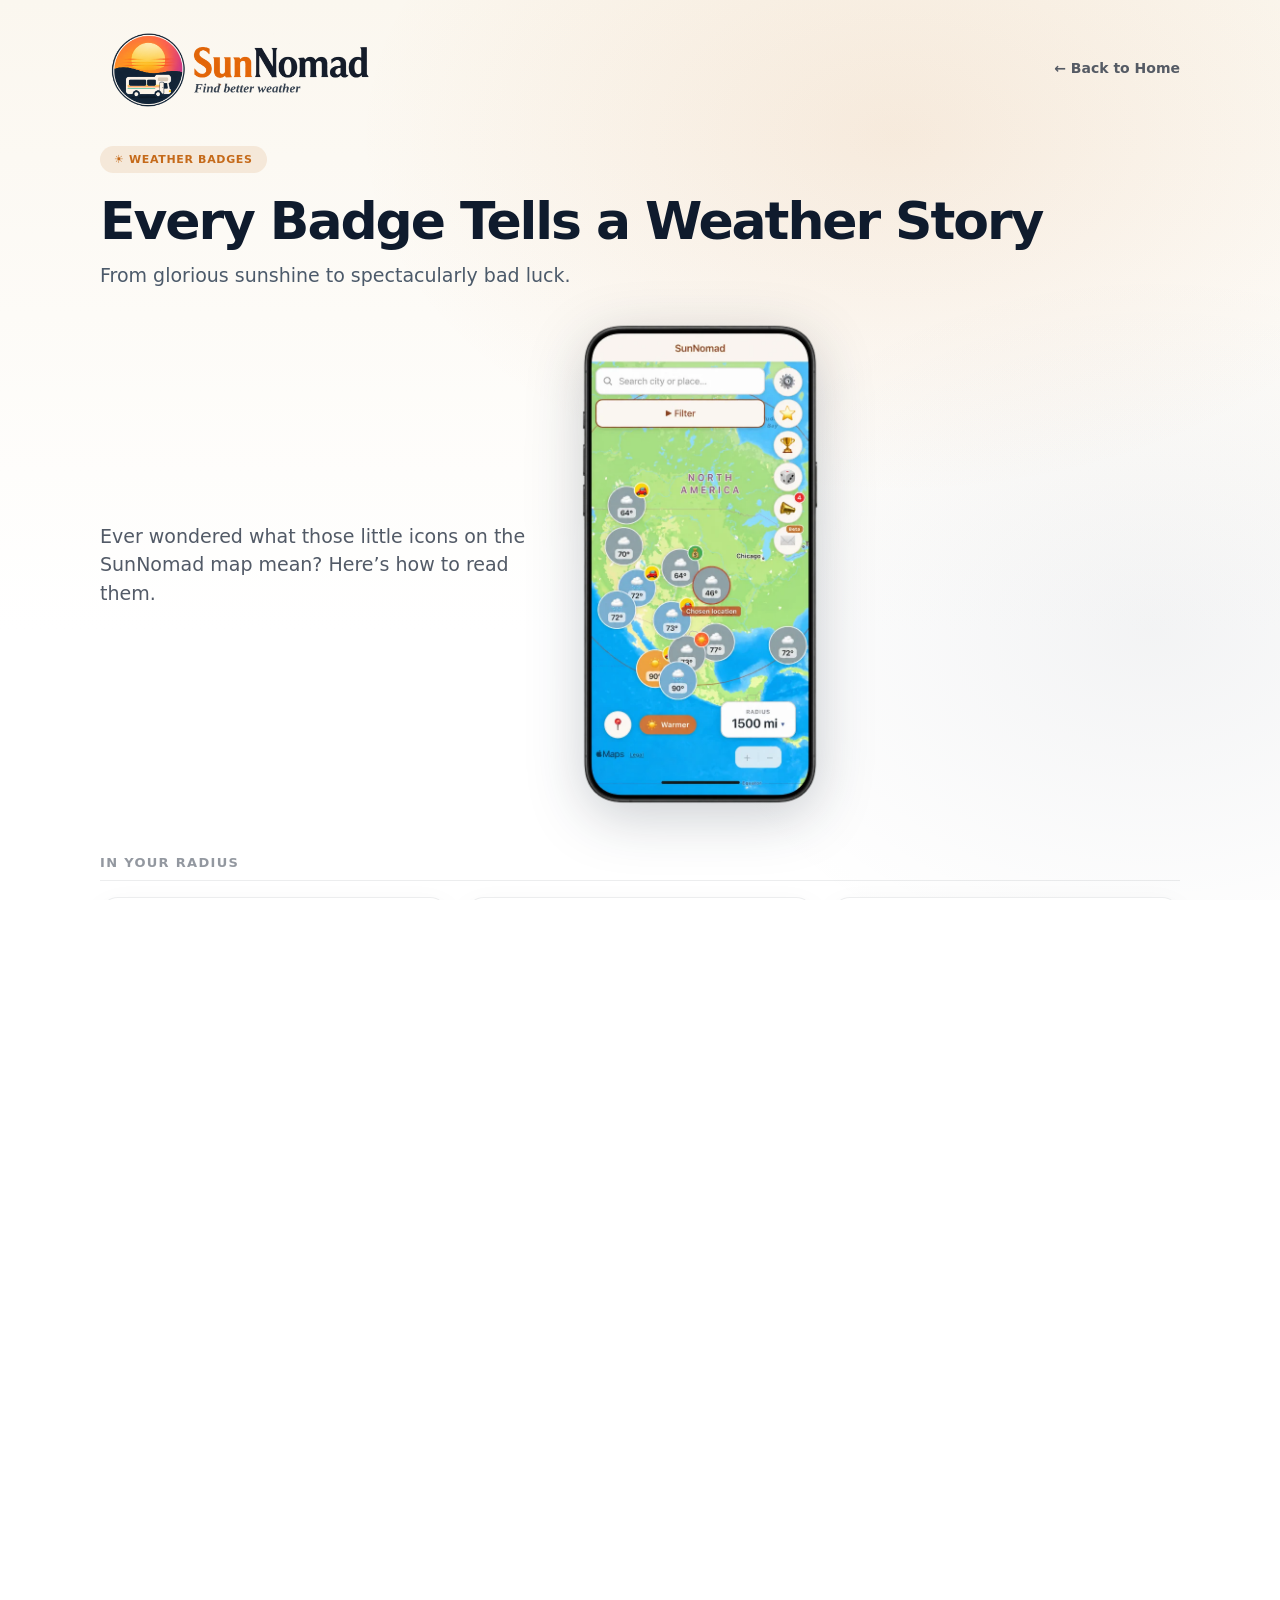
<file: badges/index.html>
<!doctype html>
<html lang="en">
<head>
  <meta charset="utf-8" />
  <meta http-equiv="refresh" content="0; url=/weather-badges" />
  <link rel="canonical" href="https://sunnomad.app/weather-badges" />
  <title>Weather Badges — SunNomad</title>
  <script>location.replace("/weather-badges"+location.search+location.hash);</script>
</head>
<body>
  <p><a href="/weather-badges">Weather Badges have moved here</a>.</p>
</body>
</html>
</file>
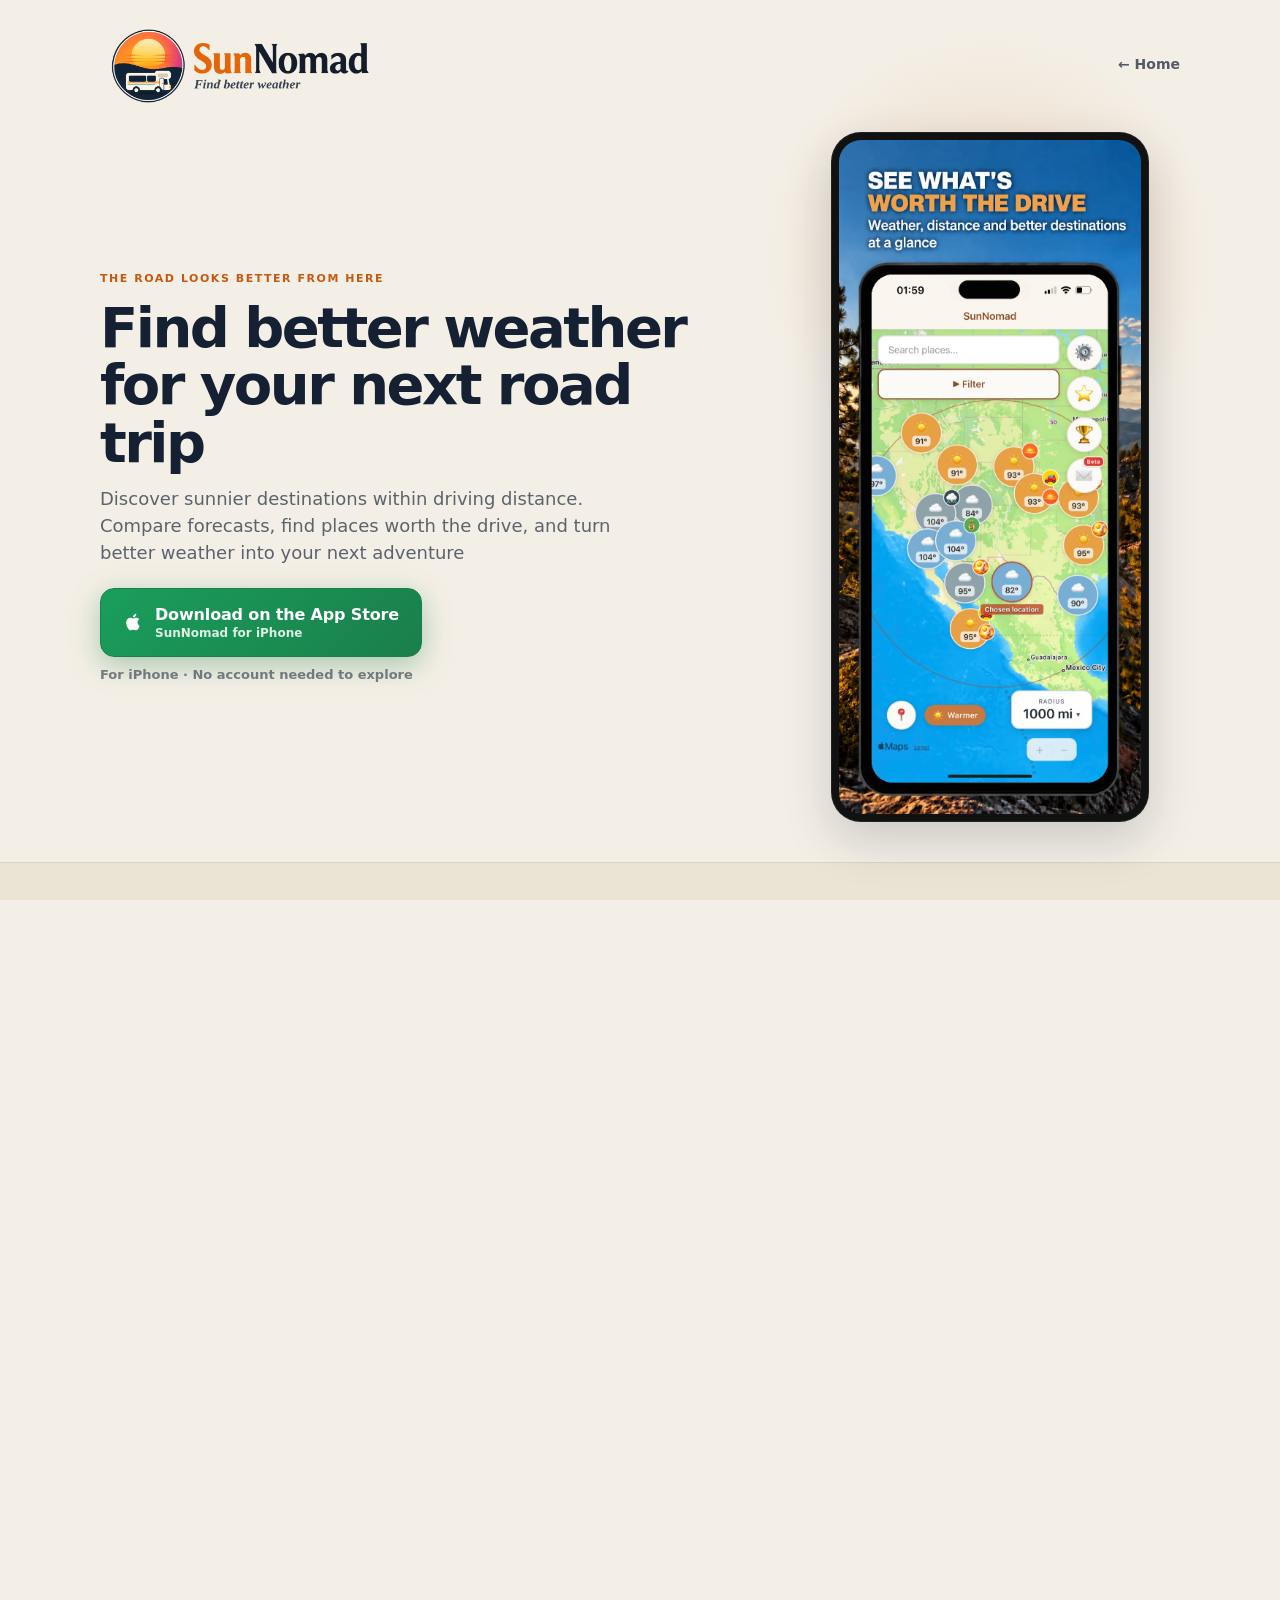
<file: road-trip-weather/index.html>
<!doctype html>
<html lang="en">
<head>
  <meta charset="utf-8" />
  <meta name="viewport" content="width=device-width,initial-scale=1" />
  <title>Find Better Weather for Your Next Road Trip — SunNomad</title>
  <meta name="description" content="Discover sunnier destinations within driving distance. Compare forecasts, find places worth the drive, and turn better weather into your next adventure with SunNomad." />
  <meta name="theme-color" content="#f4efe6" />
  <link rel="canonical" href="https://sunnomad.app/road-trip-weather" />
  <meta property="og:title" content="Find better weather for your next road trip" />
  <meta property="og:description" content="Discover sunnier destinations within driving distance. Compare forecasts, find places worth the drive, and turn better weather into your next adventure." />
  <meta property="og:url" content="https://sunnomad.app/road-trip-weather" />
  <meta property="og:type" content="website" />
  <meta property="og:image" content="https://sunnomad.app/assets/road-trip-weather/01-weather-map.webp" />
  <link rel="icon" href="/assets/logo.png" />
  <link rel="stylesheet" href="/styles.css?v=20261109e" />
  <style>
    :root{
      --rt-cream:#f4efe6;
      --rt-sand:#ebe3d4;
      --rt-ink:#152033;
      --rt-navy:#1a2740;
      --rt-muted:rgba(21,32,51,.68);
      --rt-orange:#c45a12;
      --rt-amber:#d4893a;
      --rt-max:1120px;
      --rt-store:https://apps.apple.com/app/apple-store/id6759536165?pt=128581418&ct=website_road_trip_weather&mt=8;
    }

    body.rt{
      background:var(--rt-cream);
      color:var(--rt-ink);
      font-family:ui-sans-serif,system-ui,-apple-system,Segoe UI,Roboto,Helvetica,Arial,sans-serif;
    }

    .rt-header.header{
      max-width:var(--rt-max);
      padding:14px 20px 6px;
    }

    .rt-wrap{
      max-width:var(--rt-max);
      margin:0 auto;
      padding:0 20px;
    }

    .rt-eyebrow{
      margin:0 0 14px;
      font-size:11px;
      font-weight:800;
      letter-spacing:.14em;
      text-transform:uppercase;
      color:var(--rt-orange);
    }

    .rt-cta{
      display:inline-flex;
      align-items:center;
      gap:12px;
      padding:16px 22px;
      border-radius:14px;
      background:linear-gradient(135deg,#1a9e5c,#1a7f4b);
      color:#fff !important;
      text-decoration:none !important;
      font-weight:800;
      box-shadow:0 8px 28px rgba(26,127,75,.35);
      border:1px solid #1a7f4b;
      transition:transform .15s ease, box-shadow .15s ease;
      max-width:100%;
    }
    .rt-cta:hover{
      transform:translateY(-2px);
      box-shadow:0 12px 34px rgba(26,127,75,.45);
    }
    .rt-cta__icon{ flex-shrink:0; line-height:0; }
    .rt-cta__label{ font-size:16px; letter-spacing:-.01em; display:block; }
    .rt-cta__sub{ font-size:12px; font-weight:600; opacity:.85; display:block; margin-top:2px; }
    .rt-micro{
      margin:10px 0 0;
      font-size:13px;
      font-weight:600;
      color:rgba(21,32,51,.55);
    }

    .rt-phone{
      --pw:320px;
      --pmh:680px;
      background:#111;
      border-radius:30px;
      padding:8px;
      box-shadow:
        0 0 0 1px rgba(255,255,255,.07) inset,
        0 18px 48px rgba(15,27,45,.18);
      overflow:hidden;
      /* Width capped by --pw and by height budget so aspect stays true */
      width:min(var(--pw), calc(var(--pmh) * 9 / 19.5), 100%);
      max-width:100%;
      aspect-ratio:9 / 19.5;
      height:auto;
      margin:0 auto;
    }
    .rt-phone img{
      width:100%;
      height:100%;
      object-fit:cover;
      object-position:center top;
      border-radius:22px;
      display:block;
    }
    /* Hero: strong, slightly under the map showcase */
    .rt-phone--hero{ --pw:320px; --pmh:690px; }
    /* Weather discovery: primary product showcase */
    .rt-phone--showcase{ --pw:360px; --pmh:740px; }
    /* Feeling Lucky: highlight, not giant */
    .rt-phone--lucky{ --pw:340px; --pmh:700px; }
    /* Supporting features — compact */
    .rt-phone--support{ --pw:260px; --pmh:540px; }
    .rt-phone--persona{ --pw:220px; --pmh:460px; }
    .rt-phone--accent{ --pw:150px; --pmh:320px; }

    /* —— 1 Hero —— */
    .rt-hero{
      padding:12px 0 40px;
      position:relative;
    }
    .rt-hero__stage{
      display:grid;
      grid-template-columns:minmax(0,1.05fr) minmax(260px,.8fr);
      gap:24px 36px;
      align-items:center;
    }
    .rt-hero h1{
      margin:0 0 14px;
      font-size:clamp(36px,4.5vw,56px);
      font-weight:800;
      letter-spacing:-.045em;
      line-height:1.02;
      color:var(--rt-ink);
    }
    .rt-hero h1 span{ display:block; }
    .rt-hero__sub{
      margin:0 0 22px;
      max-width:30em;
      font-size:clamp(15px,1.6vw,18px);
      line-height:1.5;
      color:var(--rt-muted);
    }
    .rt-hero__visual{
      position:relative;
      justify-self:end;
      width:100%;
      max-width:380px;
    }
    .rt-hero__glow{
      position:absolute;
      inset:-14% -10% auto -10%;
      height:65%;
      background:radial-gradient(ellipse at center, rgba(196,90,18,.16), transparent 70%);
      pointer-events:none;
      z-index:0;
    }
    .rt-hero__visual .rt-phone{ position:relative; z-index:1; }

    /* —— 2 Central idea —— */
    .rt-idea{
      padding:36px 0;
      border-top:1px solid rgba(21,32,51,.08);
      border-bottom:1px solid rgba(21,32,51,.08);
      background:var(--rt-sand);
    }
    .rt-idea__inner{ max-width:720px; }
    .rt-idea h2{
      margin:0 0 12px;
      font-size:clamp(24px,3vw,34px);
      font-weight:800;
      letter-spacing:-.04em;
      line-height:1.08;
      color:var(--rt-ink);
    }
    .rt-idea h2 span{ display:block; }
    .rt-idea p{
      margin:0;
      font-size:clamp(16px,1.7vw,19px);
      line-height:1.5;
      color:var(--rt-muted);
      max-width:28em;
    }

    /* —— Shared feature rows —— */
    .rt-feature{
      padding:48px 0;
    }
    .rt-feature--compact{ padding:40px 0; }
    .rt-feature--showcase{ padding:52px 0; }
    .rt-feature__grid{
      display:grid;
      grid-template-columns:minmax(0,1.1fr) minmax(240px,.75fr);
      gap:28px 36px;
      align-items:center;
    }
    .rt-feature--showcase .rt-feature__grid{
      grid-template-columns:minmax(0,1fr) minmax(280px,.95fr);
      gap:32px 40px;
    }
    .rt-feature--flip .rt-feature__grid{
      grid-template-columns:minmax(240px,.75fr) minmax(0,1.1fr);
    }
    .rt-feature--flip .rt-feature__copy{ order:2; }
    .rt-feature--flip .rt-feature__media{ order:1; }
    .rt-feature h2{
      margin:0 0 8px;
      font-size:clamp(22px,2.6vw,30px);
      font-weight:800;
      letter-spacing:-.035em;
      line-height:1.1;
      color:var(--rt-ink);
    }
    .rt-feature--showcase h2{
      font-size:clamp(24px,2.9vw,32px);
    }
    .rt-feature__lede{
      margin:0 0 14px;
      font-size:17px;
      line-height:1.4;
      color:var(--rt-muted);
      max-width:28em;
    }
    .rt-feature__note{
      margin:0;
      font-size:15px;
      line-height:1.5;
      color:var(--rt-muted);
      max-width:30em;
    }
    .rt-feature ul{
      margin:0;
      padding:0;
      list-style:none;
    }
    .rt-feature li{
      position:relative;
      padding:0 0 8px 18px;
      font-size:15px;
      line-height:1.45;
      color:var(--rt-muted);
    }
    .rt-feature li::before{
      content:"";
      position:absolute;
      left:0; top:.55em;
      width:7px; height:7px;
      border-radius:50%;
      background:var(--rt-orange);
    }

    /* —— Feeling Lucky —— */
    .rt-lucky{
      padding:52px 0;
      background:
        radial-gradient(640px 380px at 88% 18%, rgba(212,137,58,.2), transparent 60%),
        linear-gradient(165deg, #2a1a10 0%, #3d2414 45%, #1f160f 100%);
      color:#f7efe4;
    }
    .rt-lucky .rt-eyebrow{ color:var(--rt-amber); margin-bottom:10px; }
    .rt-lucky__grid{
      display:grid;
      grid-template-columns:minmax(0,1fr) minmax(260px,.95fr);
      gap:28px 40px;
      align-items:center;
    }
    .rt-lucky h2{
      margin:0 0 8px;
      font-size:clamp(28px,3.6vw,40px);
      font-weight:800;
      letter-spacing:-.04em;
      line-height:1.02;
      color:#fff;
    }
    .rt-lucky__sub{
      margin:0 0 12px;
      font-size:19px;
      font-weight:700;
      color:rgba(247,239,228,.88);
    }
    .rt-lucky__body{
      margin:0 0 20px;
      font-size:16px;
      line-height:1.55;
      color:rgba(247,239,228,.72);
      max-width:28em;
    }
    .rt-lucky .rt-cta{
      background:linear-gradient(135deg,#e08a2e,#c45a12);
      border-color:#c45a12;
      box-shadow:0 10px 30px rgba(0,0,0,.35);
    }
    .rt-lucky .rt-micro{ color:rgba(247,239,228,.55); }
    .rt-lucky .rt-phone{
      box-shadow:
        0 0 0 1px rgba(255,255,255,.1) inset,
        0 28px 70px rgba(0,0,0,.4);
    }

    /* —— Personality —— */
    .rt-persona{
      padding:44px 0;
      background:var(--rt-sand);
    }
    .rt-persona__grid{
      display:grid;
      grid-template-columns:minmax(0,1.15fr) minmax(0,.85fr);
      gap:28px;
      align-items:center;
    }
    .rt-persona h2{
      margin:0 0 10px;
      font-size:clamp(22px,2.7vw,30px);
      font-weight:800;
      letter-spacing:-.035em;
      line-height:1.08;
    }
    .rt-persona p{
      margin:0;
      font-size:16px;
      line-height:1.55;
      color:var(--rt-muted);
      max-width:28em;
    }
    .rt-persona__visual{
      display:flex;
      justify-content:center;
      align-items:flex-end;
      gap:12px;
    }

    /* —— Final CTA —— */
    .rt-final{
      padding:56px 0;
      text-align:center;
      background:
        radial-gradient(560px 280px at 50% 0%, rgba(196,90,18,.1), transparent 70%),
        var(--rt-cream);
    }
    .rt-final h2{
      margin:0 0 10px;
      font-size:clamp(24px,3.1vw,34px);
      font-weight:800;
      letter-spacing:-.04em;
      line-height:1.08;
    }
    .rt-final__sub{
      margin:0 auto 22px;
      max-width:24em;
      font-size:17px;
      line-height:1.45;
      color:var(--rt-muted);
    }
    .rt-final .rt-cta{ margin:0 auto; }
    .rt-final .rt-micro{ margin-top:10px; }

    /* —— FAQ —— */
    .rt-faq{
      padding:0 0 64px;
      max-width:680px;
      margin:0 auto;
    }
    .rt-faq h2{
      margin:0 0 16px;
      font-size:20px;
      font-weight:800;
      letter-spacing:-.02em;
    }
    .rt-faq details{
      border-top:1px solid rgba(21,32,51,.1);
      padding:14px 0;
    }
    .rt-faq details:last-child{ border-bottom:1px solid rgba(21,32,51,.1); }
    .rt-faq summary{
      cursor:pointer;
      font-weight:700;
      color:var(--rt-ink);
      list-style:none;
    }
    .rt-faq summary::-webkit-details-marker{ display:none; }
    .rt-faq details p{
      margin:10px 0 0;
      font-size:15px;
      line-height:1.55;
      color:var(--rt-muted);
    }

    @media (max-width:900px){
      .rt-hero__stage,
      .rt-feature__grid,
      .rt-feature--flip .rt-feature__grid,
      .rt-feature--showcase .rt-feature__grid,
      .rt-lucky__grid,
      .rt-persona__grid{
        grid-template-columns:1fr;
        gap:20px;
      }
      .rt-hero__visual{
        justify-self:center;
        max-width:280px;
        order:3;
      }
      .rt-feature--flip .rt-feature__copy,
      .rt-feature--flip .rt-feature__media{ order:unset; }
      /* Copy first on mobile — then screenshot */
      .rt-feature__media,
      .rt-lucky__media,
      .rt-persona__visual{ order:unset; }
      .rt-phone--hero{ --pw:280px; --pmh:600px; }
      .rt-phone--showcase{ --pw:300px; --pmh:620px; }
      .rt-phone--lucky{ --pw:300px; --pmh:620px; }
      .rt-phone--support{ --pw:240px; --pmh:500px; }
      .rt-phone--persona{ --pw:210px; --pmh:440px; }
      .rt-phone--accent{ --pw:150px; --pmh:320px; }
      .rt-feature,
      .rt-feature--showcase,
      .rt-feature--compact{ padding:36px 0; }
      .rt-lucky{ padding:40px 0; }
      .rt-persona{ padding:36px 0; }
      .rt-final{ padding:44px 0; }
    }

    @media (max-width:420px){
      .rt-hero h1{ font-size:34px; }
      .rt-phone--hero{ --pw:250px; --pmh:540px; }
      .rt-phone--showcase,
      .rt-phone--lucky{ --pw:270px; --pmh:560px; }
      .rt-phone--support{ --pw:220px; --pmh:460px; }
    }
  </style>
</head>
<body class="rt">

<header class="header rt-header">
  <a class="brand" href="/" aria-label="SunNomad home">
    <img class="brand__logo--hero" src="/assets/sunnomad-logo.png?v=20261112" alt="SunNomad logo" />
  </a>
  <a href="/" class="back-link">← Home</a>
</header>

<main>
  <!-- 1 Hero -->
  <section class="rt-hero">
    <div class="rt-wrap rt-hero__stage">
      <div>
        <p class="rt-eyebrow">The road looks better from here</p>
        <h1>Find better weather for your next road trip</h1>
        <p class="rt-hero__sub">Discover sunnier destinations within driving distance. Compare forecasts, find places worth the drive, and turn better weather into your next adventure</p>
        <a class="rt-cta" href="https://apps.apple.com/app/apple-store/id6759536165?pt=128581418&ct=website_road_trip_weather&mt=8">
          <span class="rt-cta__icon" aria-hidden="true">
            <svg width="20" height="20" viewBox="0 0 24 24" fill="currentColor"><path d="M18.71 19.5c-.83 1.24-1.71 2.45-3.05 2.47-1.34.03-1.77-.79-3.29-.79-1.53 0-2 .77-3.27.82-1.31.05-2.3-1.32-3.14-2.53C4.25 17 2.94 12.45 4.7 9.39c.87-1.52 2.43-2.48 4.12-2.51 1.28-.02 2.5.87 3.29.87.78 0 2.26-1.07 3.81-.91.65.03 2.47.26 3.64 1.98-.09.06-2.17 1.28-2.15 3.81.03 3.02 2.65 4.03 2.68 4.04-.03.07-.42 1.44-1.38 2.83M13 3.5c.73-.83 1.94-1.46 2.94-1.5.13 1.17-.34 2.35-1.04 3.19-.69.85-1.83 1.51-2.95 1.42-.15-1.15.41-2.35 1.05-3.11z"/></svg>
          </span>
          <span>
            <span class="rt-cta__label">Download on the App Store</span>
            <span class="rt-cta__sub">SunNomad for iPhone</span>
          </span>
        </a>
        <p class="rt-micro">For iPhone · No account needed to explore</p>
      </div>
      <div class="rt-hero__visual">
        <div class="rt-hero__glow" aria-hidden="true"></div>
        <div class="rt-phone rt-phone--hero">
          <img
            src="/assets/road-trip-weather/01-weather-map.webp"
            alt="SunNomad weather map with destinations within driving distance"
            width="853"
            height="1844"
            fetchpriority="high"
          />
        </div>
      </div>
    </div>
  </section>

  <!-- 2 Central idea -->
  <section class="rt-idea">
    <div class="rt-wrap rt-idea__inner">
      <h2>
        <span>Don't just check the weather</span>
        <span>Go where the miles are worth it</span>
      </h2>
      <p>Most weather apps tell you what to expect where you are. SunNomad helps you discover where you could be instead</p>
    </div>
  </section>

  <!-- 3 Weather discovery (primary showcase) -->
  <section class="rt-feature rt-feature--showcase">
    <div class="rt-wrap rt-feature__grid">
      <div class="rt-feature__copy">
        <h2>See what's worth the drive</h2>
        <p class="rt-feature__lede">Sunshine, temperature, rain and driving distance — all on one map</p>
        <ul>
          <li>Find warmer, cooler or sunnier destinations</li>
          <li>Choose how far you're willing to drive</li>
          <li>Compare the weather without checking one town after another</li>
        </ul>
      </div>
      <div class="rt-feature__media">
        <div class="rt-phone rt-phone--showcase">
          <img src="/assets/road-trip-weather/01-weather-map.webp" alt="SunNomad map filtered by weather and distance" width="853" height="1844" loading="lazy" />
        </div>
      </div>
    </div>
  </section>

  <!-- 4 Feeling Lucky (visual highlight) -->
  <section class="rt-lucky">
    <div class="rt-wrap rt-lucky__grid">
      <div>
        <p class="rt-eyebrow">The unexpected detour</p>
        <h2>Feeling Lucky?</h2>
        <p class="rt-lucky__sub">No destination? No problem</p>
        <p class="rt-lucky__body">Pick your mood, choose your distance, and let SunNomad surprise you</p>
        <a class="rt-cta" href="https://apps.apple.com/app/apple-store/id6759536165?pt=128581418&ct=website_road_trip_weather&mt=8">
          <span>
            <span class="rt-cta__label">Download on the App Store</span>
            <span class="rt-cta__sub">Try Feeling Lucky on iPhone</span>
          </span>
        </a>
        <p class="rt-micro">Available for iPhone</p>
      </div>
      <div class="rt-lucky__media">
        <div class="rt-phone rt-phone--lucky">
          <img
            src="/assets/road-trip-weather/06-feeling-lucky-auto-sales.webp"
            alt="Feeling Lucky screen with Djordje and Goldie at Djordje's Auto Sales"
            width="946"
            height="2048"
            loading="lazy"
          />
        </div>
      </div>
    </div>
  </section>

  <!-- 5 Destination / Worth the Drive (supporting) -->
  <section class="rt-feature rt-feature--compact rt-feature--flip" style="background:rgba(235,227,212,.4);">
    <div class="rt-wrap rt-feature__grid">
      <div class="rt-feature__copy">
        <h2>Know before you go</h2>
        <p class="rt-feature__lede">A better forecast is just the beginning</p>
        <p class="rt-feature__note">
          Open a destination to see weather, sunshine, distance and badges like Worth the Drive and Sunny Streak
        </p>
      </div>
      <div class="rt-feature__media">
        <div class="rt-phone rt-phone--support">
          <img src="/assets/road-trip-weather/02-worth-the-drive.webp" alt="SunNomad destination with Worth the Drive and weather badges" width="853" height="1844" loading="lazy" />
        </div>
      </div>
    </div>
  </section>

  <!-- 6 Stop & Stay (supporting) -->
  <section class="rt-feature rt-feature--compact">
    <div class="rt-wrap rt-feature__grid">
      <div class="rt-feature__copy">
        <h2>Find your place to stay</h2>
        <p class="rt-feature__lede">Because a good destination deserves a good place to stop</p>
        <p class="rt-feature__note">
          Selected destinations include practical overnight notes — camping options, alternatives and local rules
        </p>
      </div>
      <div class="rt-feature__media">
        <div class="rt-phone rt-phone--support">
          <img src="/assets/road-trip-weather/03-stop-and-stay.webp" alt="SunNomad Stop and Stay overnight information" width="853" height="1844" loading="lazy" />
        </div>
      </div>
    </div>
  </section>

  <!-- 7 Personality -->
  <section class="rt-persona">
    <div class="rt-wrap rt-persona__grid">
      <div>
        <h2>Made for the unexpected</h2>
        <p>For spontaneous weekends, scenic detours, chasing sunshine and finding somewhere you hadn't thought of going</p>
      </div>
      <div class="rt-persona__visual">
        <div class="rt-phone rt-phone--persona">
          <img src="/assets/road-trip-weather/04-road-trip.webp" alt="SunNomad road trip destination view" width="853" height="1844" loading="lazy" />
        </div>
        <div class="rt-phone rt-phone--accent">
          <img src="/assets/road-trip-weather/05-goldie.webp" alt="Goldie, SunNomad travel companion" width="853" height="1844" loading="lazy" />
        </div>
      </div>
    </div>
  </section>

  <!-- 8 Final CTA -->
  <section class="rt-final">
    <div class="rt-wrap">
      <h2>Your next escape starts here</h2>
      <p class="rt-final__sub">Find better weather. Discover somewhere new. Hit the road</p>
      <a class="rt-cta" href="https://apps.apple.com/app/apple-store/id6759536165?pt=128581418&ct=website_road_trip_weather&mt=8">
        <span class="rt-cta__icon" aria-hidden="true">
          <svg width="20" height="20" viewBox="0 0 24 24" fill="currentColor"><path d="M18.71 19.5c-.83 1.24-1.71 2.45-3.05 2.47-1.34.03-1.77-.79-3.29-.79-1.53 0-2 .77-3.27.82-1.31.05-2.3-1.32-3.14-2.53C4.25 17 2.94 12.45 4.7 9.39c.87-1.52 2.43-2.48 4.12-2.51 1.28-.02 2.5.87 3.29.87.78 0 2.26-1.07 3.81-.91.65.03 2.47.26 3.64 1.98-.09.06-2.17 1.28-2.15 3.81.03 3.02 2.65 4.03 2.68 4.04-.03.07-.42 1.44-1.38 2.83M13 3.5c.73-.83 1.94-1.46 2.94-1.5.13 1.17-.34 2.35-1.04 3.19-.69.85-1.83 1.51-2.95 1.42-.15-1.15.41-2.35 1.05-3.11z"/></svg>
        </span>
        <span>
          <span class="rt-cta__label">Download SunNomad</span>
          <span class="rt-cta__sub">Available now for iPhone</span>
        </span>
      </a>
    </div>
  </section>

  <!-- 9 FAQ -->
  <section class="rt-wrap rt-faq" aria-labelledby="rt-faq-h">
    <h2 id="rt-faq-h">FAQ</h2>
    <details>
      <summary>Is SunNomad free?</summary>
      <p>Yes. SunNomad is free to download on the App Store for iPhone</p>
    </details>
    <details>
      <summary>Do I need an account?</summary>
      <p>No. Map, filters and place details work as a guest. An account is only needed for favourites and sync</p>
    </details>
    <details>
      <summary>Where can I use SunNomad?</summary>
      <p>United States, Canada, Mexico, Europe, Turkey and North Africa</p>
    </details>
    <details>
      <summary>Is SunNomad available on Android?</summary>
      <p>SunNomad is currently available for iPhone. Android is not available yet</p>
    </details>
  </section>
</main>

<footer class="footer">
  <div class="footer__left">
    <div class="publisher">
      <img class="publisher__logo" src="/assets/goldieapps.png" alt="GoldieApps" />
      <div class="publisher__text">
        <div class="publisher__line"><strong><a href="https://www.linkedin.com/company/goldieapps" target="_blank" rel="noopener noreferrer">GoldieApps</a></strong></div>
        <div class="publisher__line" style="font-size:14px;color:rgba(15,27,45,.60);">© GoldieApps 2026</div>
      </div>
    </div>
  </div>
  <div class="footer__right">
    <a href="/">Home</a>
    <a href="/updates.html">Updates</a>
    <a href="/terms">Terms</a>
    <a href="/privacy">Privacy</a>
    <a href="/support">Support</a>
    <a href="mailto:hola@sunnomad.app">Contact</a>
  </div>
</footer>

</body>
</html>
</file>
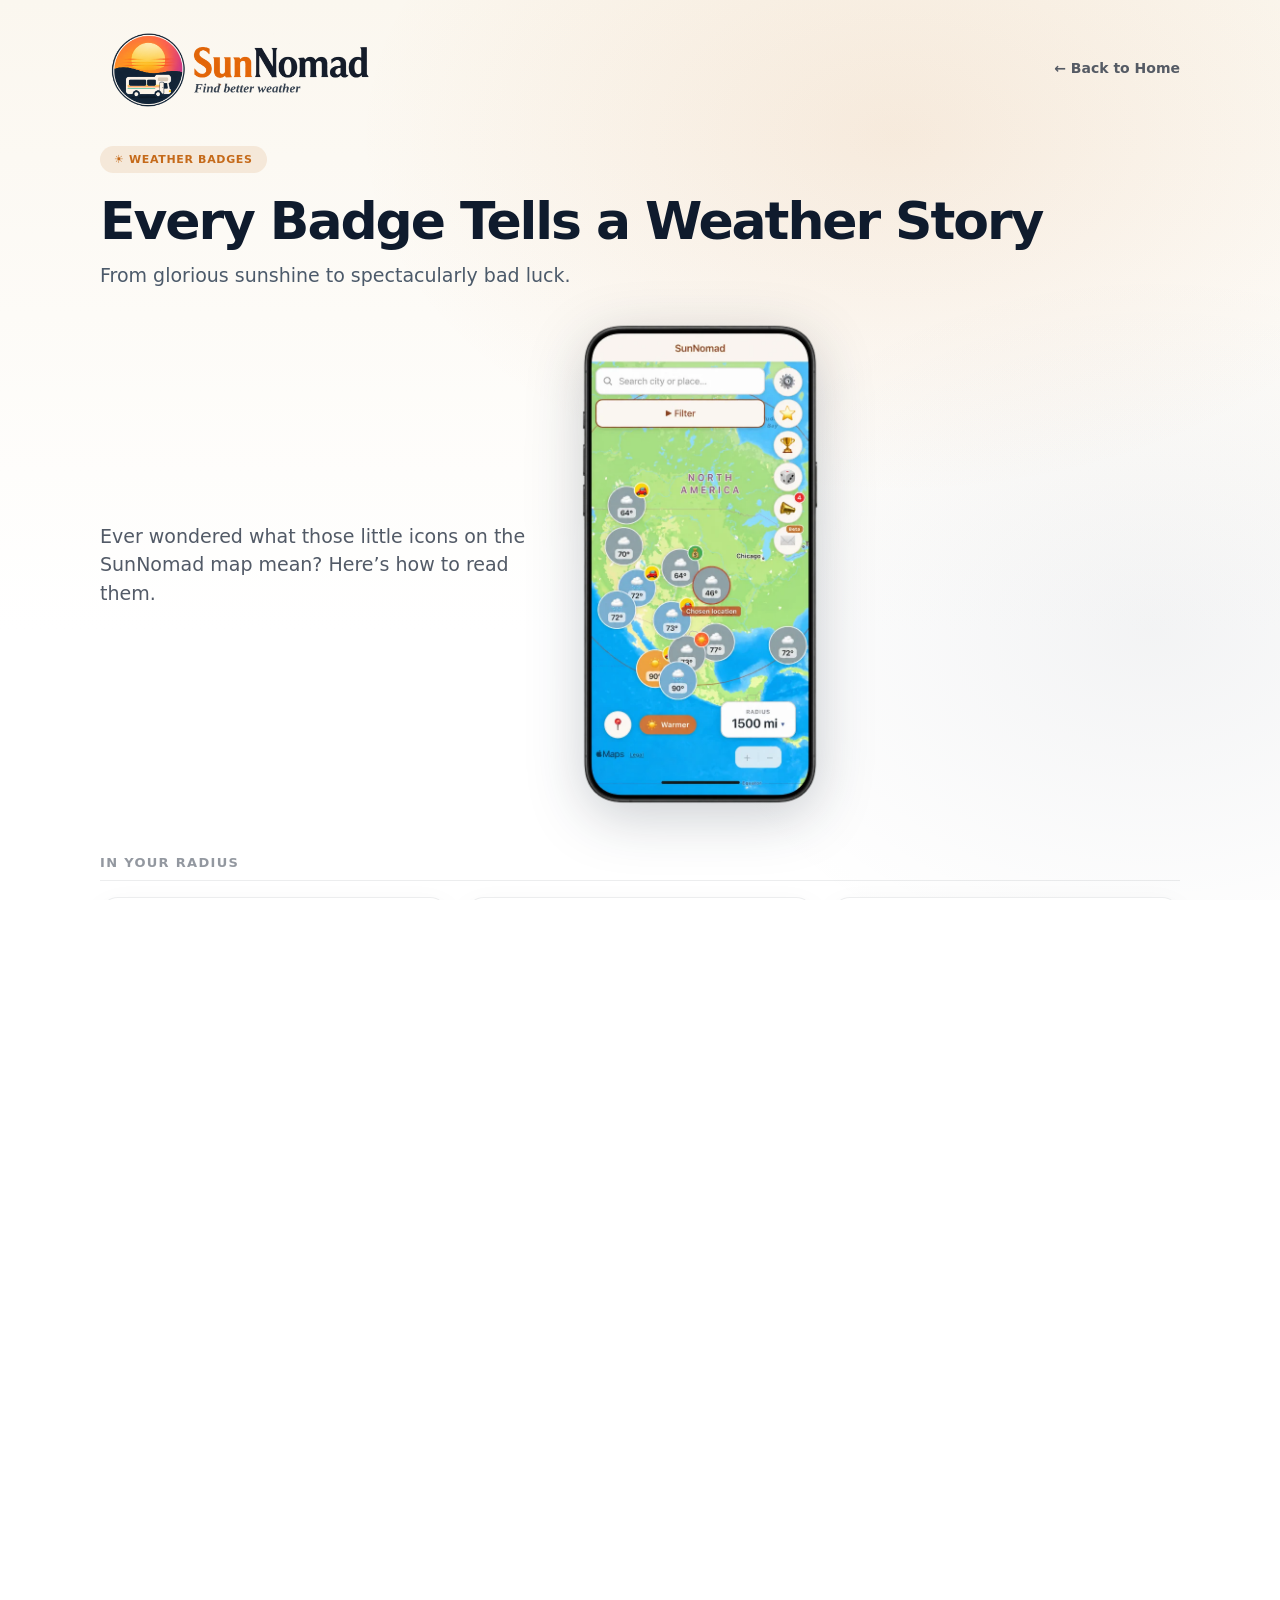
<file: weather-badges/index.html>
<!doctype html>
<html lang="en">
<head>
  <meta charset="utf-8" />
  <meta name="viewport" content="width=device-width,initial-scale=1" />
  <title>Weather Badges — SunNomad</title>
  <meta name="description" content="Every SunNomad weather badge explained — Sun King, Worth the Drive, Best Match, Why leave?, Sunny Streak, Heatwave and more." />
  <meta name="theme-color" content="#fbf7ef" />
  <link rel="canonical" href="https://sunnomad.app/weather-badges" />
  <meta property="og:title" content="Every Badge Tells a Weather Story" />
  <meta property="og:description" content="From Sun King to Why leave? — all SunNomad weather badges and what they mean for your next move." />
  <meta property="og:url" content="https://sunnomad.app/weather-badges" />
  <meta property="og:type" content="website" />
  <meta property="og:image" content="https://sunnomad.app/assets/sunnomad-logo.png?v=20261112" />
  <link rel="icon" href="/assets/logo.png" />
  <link rel="stylesheet" href="/styles.css?v=20261109e" />
  <style>
    .bd-page{ max-width:1120px; margin:0 auto; padding:20px 20px 80px; }
    .bd-pill{
      display:inline-flex; align-items:center; gap:8px;
      padding:7px 14px; border-radius:999px;
      background:rgba(197,106,26,.12); color:var(--accent);
      font-weight:800; font-size:11px; letter-spacing:.06em; text-transform:uppercase;
      margin-bottom:20px;
    }
    .bd-page h1{
      font-size:clamp(32px,4.5vw,52px); font-weight:800;
      letter-spacing:-.04em; line-height:1.08; margin:0 0 12px; color:var(--ink);
    }
    .bd-lead{
      color:var(--muted); font-size:clamp(16px,2vw,19px);
      line-height:1.5; margin:0 0 28px; max-width:34em;
    }
    .bd-hero{
      margin:0 0 44px;
      display:flex;
      align-items:center;
      justify-content:flex-start;
      gap:28px 36px;
      max-width:720px;
    }
    .bd-hero figcaption{
      margin:0; flex:1 1 0; min-width:0;
      font-size:clamp(16px,2vw,19px); line-height:1.5;
      color:rgba(15,27,45,.72); max-width:28em;
    }
    .bd-hero img{
      display:block; width:240px; max-width:42vw; height:auto;
      flex:0 0 auto;
      border-radius:0;
      background:transparent;
      box-shadow:none;
      filter:drop-shadow(0 14px 28px rgba(15,27,45,.22));
    }
    .bd-cat{ margin:0 0 36px; }
    .bd-cat h2{
      font-size:13px; font-weight:800; letter-spacing:.1em; text-transform:uppercase;
      color:rgba(15,27,45,.45); margin:0 0 16px; padding-bottom:10px;
      border-bottom:1px solid rgba(15,27,45,.08);
    }
    .bd-grid{
      display:grid;
      grid-template-columns:repeat(auto-fill,minmax(280px,1fr));
      gap:18px;
    }
    .bd-card{
      background:rgba(255,255,255,.82);
      border:1px solid rgba(15,27,45,.08);
      border-radius:18px;
      padding:22px 20px 20px;
      box-shadow:0 12px 32px rgba(15,27,45,.06);
      display:flex; flex-direction:column; gap:10px;
      min-height:100%;
    }
    .bd-card__top{ display:flex; align-items:center; gap:14px; }
    .bd-icon{
      width:52px; height:52px; border-radius:50%;
      display:flex; align-items:center; justify-content:center;
      flex-shrink:0; font-size:26px; line-height:1;
      box-shadow:0 0 0 1px rgba(15,27,45,.06) inset;
    }
    .bd-icon img{ width:52px; height:52px; border-radius:50%; object-fit:cover; display:block; }
    .bd-icon svg{ display:block; }
    .bd-card h3{
      margin:0; font-size:18px; font-weight:800; letter-spacing:-.02em;
      color:var(--ink); line-height:1.2;
    }
    .bd-blurb{
      margin:0; font-size:14px; font-weight:600;
      color:rgba(15,27,45,.62); line-height:1.35;
    }
    .bd-when{
      margin:4px 0 0; font-size:14px; line-height:1.55;
      color:rgba(15,27,45,.72);
    }
    .bd-when strong{
      display:block; font-size:11px; font-weight:800;
      letter-spacing:.08em; text-transform:uppercase;
      color:rgba(15,27,45,.4); margin-bottom:4px;
    }
    .bd-note{
      margin:8px 0 0; padding:16px 18px;
      background:rgba(197,106,26,.08); border-radius:14px;
      font-size:14px; line-height:1.55; color:rgba(15,27,45,.7);
      max-width:42em;
    }
    .bd-cta{ margin-top:28px; }
    .bd-cta a{
      color:var(--accent); font-weight:700; text-decoration:none;
    }
    .bd-cta a:hover{ text-decoration:underline; }
    @media (max-width:640px){
      .bd-hero{ flex-direction:column; align-items:flex-start; gap:18px; }
      .bd-hero img{ width:200px; max-width:52vw; align-self:flex-end; }
    }
    @media (max-width:520px){
      .bd-grid{ grid-template-columns:1fr; gap:14px; }
      .bd-card{ padding:18px 16px; }
    }
  </style>
</head>
<body>

<header class="header">
  <a class="brand" href="/" aria-label="SunNomad home">
    <img class="brand__logo--hero" src="/assets/sunnomad-logo.png?v=20261112" alt="SunNomad logo" />
  </a>
  <a href="/" class="back-link">← Back to Home</a>
</header>

<main class="bd-page">
  <div class="bd-pill">☀️ Weather Badges</div>
  <h1>Every Badge Tells a Weather Story</h1>
  <p class="bd-lead">From glorious sunshine to spectacularly bad luck.</p>

  <figure class="bd-hero">
    <figcaption>Ever wondered what those little icons on the SunNomad map mean? Here&rsquo;s how to read them.</figcaption>
    <img
      src="/assets/badges/map-symbols.webp?v=20261112e"
      alt="SunNomad map with weather badges on destinations — car, money bag, and rain cloud"
      width="498"
      height="1024"
      loading="eager"
    />
  </figure>

  <section class="bd-cat" aria-labelledby="cat-radius">
    <h2 id="cat-radius">In your radius</h2>
    <div class="bd-grid">
      <article class="bd-card">
        <div class="bd-card__top">
          <div class="bd-icon" style="background:#E8912D;" aria-hidden="true">
            <img src="/assets/badges/sunking.png?v=20261128" alt="" width="52" height="52" />
          </div>
          <div>
            <h3>Sun King</h3>
            <p class="bd-blurb">Best overall weather in your radius right now</p>
          </div>
        </div>
        <p class="bd-when">
          Crowns the place with the strongest weather in range. Start here when you want the clearest sun win nearby.
        </p>
      </article>

      <article class="bd-card">
        <div class="bd-card__top">
          <div class="bd-icon" style="background:#D4B83A;" aria-hidden="true">
            <img src="/assets/badges/bestmatch.png" alt="" width="52" height="52" />
          </div>
          <div>
            <h3>Best Match</h3>
            <p class="bd-blurb">Your strongest option today — weather and place quality</p>
          </div>
        </div>
        <p class="bd-when">
          The top overall pick in your radius, balancing weather with place quality. Useful when you want one clear answer, not a pile of options.
        </p>
      </article>

      <article class="bd-card">
        <div class="bd-card__top">
          <div class="bd-icon" style="background:#F0C94A;" aria-hidden="true">
            <img src="/assets/badges/betterthannothing.png" alt="" width="52" height="52" />
          </div>
          <div>
            <h3>Better than nothing</h3>
            <p class="bd-blurb">Everything&rsquo;s rough — this is the least miserable spot</p>
          </div>
        </div>
        <p class="bd-when">
          When the whole radius looks rough, this flags the least miserable place. Helps you decide whether a short escape still beats staying put.
        </p>
      </article>

      <article class="bd-card">
        <div class="bd-card__top">
          <div class="bd-icon" style="background:#F7F4EF;" aria-hidden="true">
            <img src="/assets/badges/homebestweather.png" alt="" width="52" height="52" />
          </div>
          <div>
            <h3>Why leave?</h3>
            <p class="bd-blurb">Your reference spot beats every destination in range</p>
          </div>
        </div>
        <p class="bd-when">
          Home weather beats every trip in range. A clear signal to save the kilometres — nowhere nearby is worth the drive today.
        </p>
      </article>
    </div>
  </section>

  <section class="bd-cat" aria-labelledby="cat-drive">
    <h2 id="cat-drive">Worth the trip</h2>
    <div class="bd-grid">
      <article class="bd-card">
        <div class="bd-card__top">
          <div class="bd-icon" style="background:#FFD700;" aria-hidden="true">🚗</div>
          <div>
            <h3>Worth the Drive</h3>
            <p class="bd-blurb">Best weather gain per km</p>
          </div>
        </div>
        <p class="bd-when">
          Marks a place where the weather upgrade clearly pays for the drive. Use it when you want the kilometres to feel worth it.
        </p>
      </article>

      <article class="bd-card">
        <div class="bd-card__top">
          <div class="bd-icon" style="background:#4CAF50;" aria-hidden="true">💰</div>
          <div>
            <h3>Budget Pick</h3>
            <p class="bd-blurb">Good weather, closer distance — saves fuel</p>
          </div>
        </div>
        <p class="bd-when">
          Better weather without going far. Helps you upgrade the forecast while keeping fuel and drive time down.
        </p>
      </article>
    </div>
  </section>

  <section class="bd-cat" aria-labelledby="cat-sun">
    <h2 id="cat-sun">Sunshine &amp; warmth</h2>
    <div class="bd-grid">
      <article class="bd-card">
        <div class="bd-card__top">
          <div class="bd-icon" style="background:#F5F5F5;" aria-hidden="true">
            <img src="/assets/badges/warmanddry.png" alt="" width="52" height="52" />
          </div>
          <div>
            <h3>Warm &amp; Dry</h3>
            <p class="bd-blurb">Max warmth with good conditions</p>
          </div>
        </div>
        <p class="bd-when">
          Warm, settled weather with little rain. A reliable pick when you want outdoor days without watching the radar.
        </p>
      </article>

      <article class="bd-card">
        <div class="bd-card__top">
          <div class="bd-icon" style="background:#00BCD4;" aria-hidden="true">🌊</div>
          <div>
            <h3>Beach Paradise</h3>
            <p class="bd-blurb">Perfect beach weather — warm, sunny, light wind</p>
          </div>
        </div>
        <p class="bd-when">
          Classic beach weather — warm, sunny, and calm. Spots the days when sand and swim time actually work.
        </p>
      </article>

      <article class="bd-card">
        <div class="bd-card__top">
          <div class="bd-icon" style="background:#FFA726;" aria-hidden="true">☀️</div>
          <div>
            <h3>Sunny Streak</h3>
            <p class="bd-blurb">Days of sunshine in a row — stable weather</p>
          </div>
        </div>
        <p class="bd-when">
          A run of sunny days, not a one-off blue sky. Useful when you need several outdoor days you can count on.
        </p>
      </article>

      <article class="bd-card">
        <div class="bd-card__top">
          <div class="bd-icon" style="background:#F5F5F5;" aria-hidden="true">
            <img src="/assets/badges/heatwave.png" alt="" width="52" height="52" />
          </div>
          <div>
            <h3>Heatwave</h3>
            <p class="bd-blurb">Several scorching days with no heavy rain</p>
          </div>
        </div>
        <p class="bd-when">
          A stretch of seriously hot days ahead. Plan shade and quieter midday hours — or look for somewhere cooler.
        </p>
      </article>
    </div>
  </section>

  <section class="bd-cat" aria-labelledby="cat-seasonal">
    <h2 id="cat-seasonal">Seasonal</h2>
    <div class="bd-grid">
      <article class="bd-card">
        <div class="bd-card__top">
          <div class="bd-icon" style="background:#7ED957;" aria-hidden="true">🐇</div>
          <div>
            <h3>Spring Awakening</h3>
            <p class="bd-blurb">Pure spring: mild, sunny &amp; perfect for exploring</p>
          </div>
        </div>
        <p class="bd-when">
          Mild, sunny spring weather made for getting outside again. Great for early-season trips before summer crowds.
        </p>
      </article>

      <article class="bd-card">
        <div class="bd-card__top">
          <div class="bd-icon" style="background:#6B4938;" aria-hidden="true">
            <svg width="28" height="28" viewBox="0 0 24 24" fill="#EFA83A" aria-hidden="true"><path d="M21.79,13L16,16L17,18L13,17.25V21H11V17.25L7,18L8,16L2.21,13L3.21,11.27L1.61,8L5.21,7.77L6.21,6L9.63,9.9L8,5H10L12,2L14,5H16L14.37,9.9L17.79,6L18.79,7.73L22.39,7.96L20.79,11.19L21.79,13Z"/></svg>
          </div>
          <div>
            <h3>Indian Summer</h3>
            <p class="bd-blurb">Autumn at its golden best: mild, sunny and perfect for exploring</p>
          </div>
        </div>
        <p class="bd-when">
          Golden autumn days that still feel mild and sunny. Ideal for late-season drives before winter takes over.
        </p>
      </article>
    </div>
  </section>

  <section class="bd-cat" aria-labelledby="cat-turns">
    <h2 id="cat-turns">Plot twists</h2>
    <div class="bd-grid">
      <article class="bd-card">
        <div class="bd-card__top">
          <div class="bd-icon" style="background:#E91E63;" aria-hidden="true">🌈</div>
          <div>
            <h3>Weather Miracle</h3>
            <p class="bd-blurb">Bad today → sunny &amp; warmer soon</p>
          </div>
        </div>
        <p class="bd-when">
          Rough today, then a clear turn for the better soon. Helps you wait a day or two instead of canceling the trip.
        </p>
      </article>

      <article class="bd-card">
        <div class="bd-card__top">
          <div class="bd-icon" style="background:#37474F;" aria-hidden="true">⛈️</div>
          <div>
            <h3>Weather Curse</h3>
            <p class="bd-blurb">Looking good now — deteriorating soon</p>
          </div>
        </div>
        <p class="bd-when">
          Looks fine now, then weather turns worse. A heads-up to go sooner, shorten the stay, or pick another stop.
        </p>
      </article>
    </div>
  </section>

  <section class="bd-cat" aria-labelledby="cat-elements">
    <h2 id="cat-elements">Snow &amp; rain</h2>
    <div class="bd-grid">
      <article class="bd-card">
        <div class="bd-card__top">
          <div class="bd-icon" style="background:#2196F3;" aria-hidden="true">⛄</div>
          <div>
            <h3>Snow King</h3>
            <p class="bd-blurb">Reliable snow — built for cold adventures</p>
          </div>
        </div>
        <p class="bd-when">
          Reliable snow for cold adventures. Points you to winter-ready places, not just a light dusting.
        </p>
      </article>

      <article class="bd-card">
        <div class="bd-card__top">
          <div class="bd-icon" style="background:#607D8B;" aria-hidden="true">🌧️</div>
          <div>
            <h3>Rainy Days</h3>
            <p class="bd-blurb">A proper wet spell — not just a drizzle</p>
          </div>
        </div>
        <p class="bd-when">
          A proper wet spell ahead. Plan indoor options, flexible timing, or a drier destination.
        </p>
      </article>
    </div>
  </section>

  <p class="bd-cta">
    See them live in the app —
    <a href="https://apps.apple.com/app/apple-store/id6759536165?pt=128581418&ct=website_badges&mt=8">Download SunNomad on the App Store</a>
  </p>
</main>

<footer class="footer">
  <div class="footer__left">
    <div class="publisher">
      <img class="publisher__logo" src="/assets/goldieapps.png" alt="GoldieApps" />
      <div class="publisher__text">
        <div class="publisher__line"><strong><a href="https://www.linkedin.com/company/goldieapps" target="_blank" rel="noopener noreferrer">GoldieApps</a></strong></div>
        <div class="publisher__line" style="font-size:14px;color:rgba(15,27,45,.60);">© GoldieApps 2026</div>
      </div>
    </div>
  </div>
  <div class="footer__right">
    <a href="/">Home</a>
    <a href="/updates.html">Updates</a>
    <a href="/terms">Terms</a>
    <a href="/privacy">Privacy</a>
    <a href="/support">Support</a>
    <a href="mailto:hola@sunnomad.app">Contact</a>
  </div>
</footer>

</body>
</html>
</file>
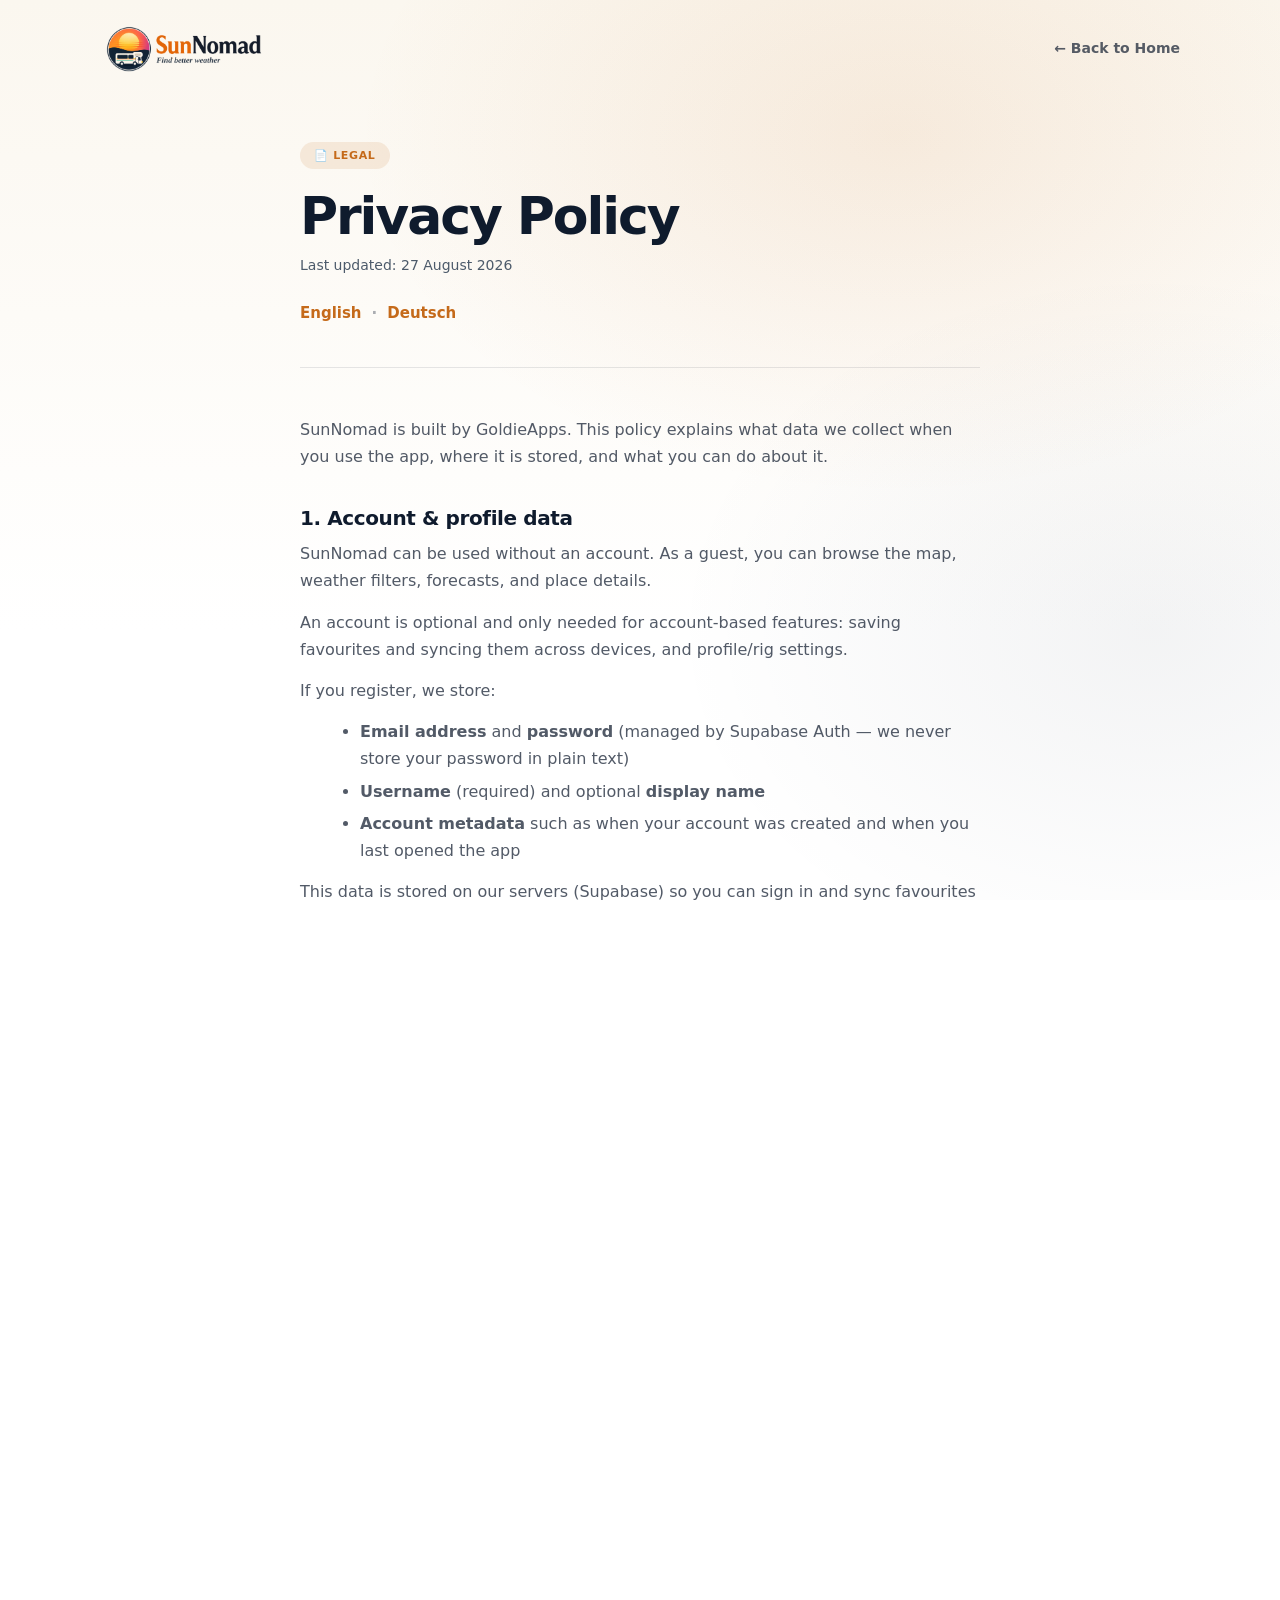
<file: privacy.html>
<!DOCTYPE html>
<html lang="en">
<head>
  <meta charset="UTF-8">
  <meta name="viewport" content="width=device-width, initial-scale=1.0">
  <title>Privacy Policy / Datenschutz – SunNomad</title>
  <link rel="icon" href="assets/logo.png" />
  <link rel="stylesheet" href="styles.css?v=20261109e" />
  <style>
    .container{max-width:720px;margin:0 auto;padding:56px 20px 96px;}
    .pill{display:inline-flex;align-items:center;gap:8px;padding:7px 14px;border-radius:999px;background:rgba(197,106,26,.12);color:var(--accent);font-weight:800;font-size:11px;letter-spacing:.06em;text-transform:uppercase;margin-bottom:20px;}
    h1{font-size:clamp(36px,5vw,52px);font-weight:800;letter-spacing:-.04em;line-height:1.05;margin:0 0 10px;color:var(--ink);}
    .updated{color:var(--muted);font-size:14px;margin-bottom:24px;}
    .lang-nav{font-size:15px;font-weight:600;margin-bottom:40px;padding-bottom:40px;border-bottom:1px solid var(--line);}
    .lang-nav a{color:var(--accent);}
    .lang-nav span{color:rgba(15,27,45,.35);margin:0 10px;}
    .lang-section{padding-top:8px;}
    .lang-divider{margin:56px 0;padding-top:56px;border-top:2px solid var(--line);}
    h2{font-size:20px;font-weight:700;letter-spacing:-.02em;color:var(--ink);margin:36px 0 10px;}
    p{margin:0 0 14px;color:rgba(15,27,45,.72);font-size:16px;line-height:1.7;}
    ul{margin:6px 0 14px 20px;color:rgba(15,27,45,.72);font-size:16px;line-height:1.7;}
    ul li{margin-bottom:5px;}
    a{color:var(--accent);text-decoration:none;}
    a:hover{text-decoration:underline;}
    .back-link{font-size:14px;color:rgba(15,27,45,.70);text-decoration:none;font-weight:600;}
    .back-link:hover{color:var(--ink);text-decoration:none;}
    .brand__logo--hero{height:60px;width:auto;}
  </style>
</head>
<body>

<header class="header">
  <a class="brand" href="/" aria-label="SunNomad home">
    <img class="brand__logo--hero" src="assets/sunnomad-logo.png?v=20261112" alt="SunNomad logo" />
  </a>
  <a href="/" class="back-link">← Back to Home</a>
</header>

<div class="container">
  <div class="pill">📄 Legal</div>
  <h1>Privacy Policy</h1>
  <p class="updated">Last updated: 27 August 2026</p>
  <p class="lang-nav"><a href="#en">English</a><span>·</span><a href="#de">Deutsch</a></p>

  <section id="en" class="lang-section">
    <p>SunNomad is built by GoldieApps. This policy explains what data we collect when you use the app, where it is stored, and what you can do about it.</p>

    <h2>1. Account &amp; profile data</h2>
    <p>SunNomad can be used without an account. As a guest, you can browse the map, weather filters, forecasts, and place details.</p>
    <p>An account is optional and only needed for account-based features: saving favourites and syncing them across devices, and profile/rig settings.</p>
    <p>If you register, we store:</p>
    <ul>
      <li><strong>Email address</strong> and <strong>password</strong> (managed by Supabase Auth — we never store your password in plain text)</li>
      <li><strong>Username</strong> (required) and optional <strong>display name</strong></li>
      <li><strong>Account metadata</strong> such as when your account was created and when you last opened the app</li>
    </ul>
    <p>This data is stored on our servers (Supabase) so you can sign in and sync favourites across devices.</p>

    <h2>2. Favourites &amp; feedback</h2>
    <ul>
      <li><strong>Favourites</strong> — saved places are stored in your account on our servers, linked to your user ID. They sync when you log in on another device.</li>
      <li><strong>Feedback</strong> — if you send feedback through the app, we store your message and may include your email address if you provide it.</li>
    </ul>

    <h2>3. Data stored on your device only</h2>
    <p>The following stays on your phone and is not uploaded to our servers (unless you create an account — see section 1):</p>
    <ul>
      <li>App settings (theme, units, language, map radius, filters)</li>
      <li>Onboarding progress and UI preferences</li>
      <li>Cached map data for faster loading</li>
      <li>Your login session token (only if you sign in)</li>
    </ul>

    <h2>4. Location</h2>
    <p>Location access is optional — you can skip it in the app and still use SunNomad without sharing your position.</p>
    <p>SunNomad uses your location <strong>while the app is open</strong> to centre the map and show nearby destinations. We do <strong>not</strong> store your GPS coordinates on our servers.</p>
    <p>Coordinates may be sent to third-party services when you use certain features:</p>
    <ul>
      <li><strong>Open-Meteo</strong> — to fetch weather forecasts for a location</li>
      <li><strong>Google Places</strong> — when you search for a place (search text, not continuous tracking)</li>
      <li><strong>Apple / Google Maps</strong> — when you tap to navigate to a destination</li>
    </ul>

    <h2>5. Analytics &amp; crash reporting</h2>
    <p>In production builds, we use:</p>
    <ul>
      <li><strong>Mixpanel</strong> (EU servers) — anonymous usage analytics to understand how the app is used (e.g. screens viewed, features used, search queries). After login, events are linked to your user ID, not your email.</li>
      <li><strong>Sentry</strong> — crash and error reports to help us fix bugs.</li>
    </ul>
    <p>We do not use advertising trackers and do not sell your data.</p>

    <h2>6. Third-party services</h2>
    <ul>
      <li><strong>Supabase</strong> — authentication, database, and file storage</li>
      <li><strong>Open-Meteo</strong> (<a href="https://open-meteo.com" target="_blank" rel="noopener">open-meteo.com</a>) — weather data</li>
      <li><strong>Google Places &amp; Maps</strong> — place search and navigation</li>
      <li><strong>Mixpanel</strong> — product analytics (EU)</li>
      <li><strong>Sentry</strong> — crash reporting</li>
    </ul>
    <p>These providers may process data on servers outside the EU. We choose services with appropriate safeguards where available.</p>

    <h2>7. Data retention</h2>
    <p>Account data, profile, and favourites are kept until you delete your account. Weather forecast data on our servers is automatically purged after a few weeks and is not linked to your identity.</p>

    <h2>8. Your rights</h2>
    <p>You can:</p>
    <ul>
      <li><strong>Delete your account</strong> — in the app under Profile → Delete Account. This permanently removes your account, profile, and favourites from our servers.</li>
      <li><strong>Request access or correction</strong> — email us at <a href="mailto:hola@sunnomad.app">hola@sunnomad.app</a></li>
      <li><strong>Withdraw consent</strong> — you can stop using the app at any time; deleting your account applies only if you are signed in</li>
    </ul>
    <p>If you are in the EU/EEA, you have additional rights under GDPR including the right to lodge a complaint with your local data protection authority.</p>

    <h2>9. Children's privacy</h2>
    <p>SunNomad is not directed at children under 13 (or 16 in the EU). We do not knowingly collect data from children.</p>

    <h2>10. Changes</h2>
    <p>We may update this policy from time to time. Changes will be posted on this page with an updated date.</p>

    <div class="card">
      <h2>11. Contact</h2>
      <p>Questions about this policy or your data?<br><a href="mailto:hola@sunnomad.app">hola@sunnomad.app</a></p>
      <p style="margin:0;">GoldieApps · <a href="https://sunnomad.app">sunnomad.app</a></p>
    </div>
  </section>

  <section id="de" class="lang-section lang-divider">
    <h1 style="font-size:clamp(32px,4vw,44px);margin-bottom:10px;">Datenschutzerklärung</h1>
    <p class="updated" style="margin-bottom:32px;">Stand: 27. August 2026</p>

    <p>SunNomad wird von GoldieApps betrieben. Diese Erklärung beschreibt, welche Daten wir bei der Nutzung der App erheben, wo sie gespeichert werden und welche Rechte du hast.</p>

    <h2>1. Konto &amp; Profildaten</h2>
    <p>SunNomad kann ohne Konto genutzt werden. Als Gast kannst du Karte, Wetterfilter, Vorhersagen und Ortsdetails nutzen.</p>
    <p>Ein Konto ist optional und nur für kontobasierte Funktionen nötig: Favoriten speichern und geräteübergreifend synchronisieren sowie Profil-/Fahrzeug-Einstellungen.</p>
    <p>Bei der Registrierung speichern wir:</p>
    <ul>
      <li><strong>E-Mail-Adresse</strong> und <strong>Passwort</strong> (über Supabase Auth — Passwörter werden nicht im Klartext gespeichert)</li>
      <li><strong>Benutzername</strong> (Pflicht) und optional einen <strong>Anzeigenamen</strong></li>
      <li><strong>Kontometadaten</strong> wie Erstellungsdatum und Zeitpunkt des letzten App-Starts</li>
    </ul>
    <p>Diese Daten liegen auf unseren Servern (Supabase), damit du dich anmelden und Favoriten geräteübergreifend synchronisieren kannst.</p>

    <h2>2. Favoriten &amp; Feedback</h2>
    <ul>
      <li><strong>Favoriten</strong> — gespeicherte Orte werden in deinem Konto auf unseren Servern mit deiner User-ID verknüpft. Sie synchronisieren sich, wenn du dich auf einem anderen Gerät anmeldest.</li>
      <li><strong>Feedback</strong> — wenn du Feedback in der App sendest, speichern wir deine Nachricht und ggf. deine E-Mail-Adresse, falls du sie angibst.</li>
    </ul>

    <h2>3. Nur auf dem Gerät gespeichert</h2>
    <p>Folgende Daten bleiben auf deinem Gerät und werden nicht auf unsere Server hochgeladen (außer du erstellst ein Konto — siehe Abschnitt 1):</p>
    <ul>
      <li>App-Einstellungen (Design, Einheiten, Sprache, Kartenradius, Filter)</li>
      <li>Onboarding-Fortschritt und UI-Einstellungen</li>
      <li>Zwischengespeicherte Kartendaten</li>
      <li>Dein Anmelde-Session-Token (nur bei Anmeldung)</li>
    </ul>

    <h2>4. Standort</h2>
    <p>Standortzugriff ist optional — du kannst ihn in der App überspringen und SunNomad auch ohne Positionsfreigabe nutzen.</p>
    <p>SunNomad nutzt deinen Standort <strong>nur während die App geöffnet ist</strong>, um die Karte zu zentrieren und Orte in der Nähe anzuzeigen. GPS-Koordinaten werden <strong>nicht</strong> auf unseren Servern gespeichert.</p>
    <p>Koordinaten können bei bestimmten Funktionen an Dienste weitergegeben werden:</p>
    <ul>
      <li><strong>Open-Meteo</strong> — Wettervorhersagen für einen Ort</li>
      <li><strong>Google Places</strong> — bei der Ortssuche (Suchtext, kein dauerhaftes Tracking)</li>
      <li><strong>Apple / Google Maps</strong> — wenn du zur Navigation tippst</li>
    </ul>

    <h2>5. Analyse &amp; Absturzberichte</h2>
    <p>In Produktions-Builds setzen wir ein:</p>
    <ul>
      <li><strong>Mixpanel</strong> (EU-Server) — anonyme Nutzungsanalyse (z. B. angesehene Screens, genutzte Funktionen, Suchanfragen). Nach dem Login werden Ereignisse mit deiner User-ID verknüpft, nicht mit deiner E-Mail.</li>
      <li><strong>Sentry</strong> — Absturz- und Fehlerberichte zur Fehlerbehebung.</li>
    </ul>
    <p>Wir verwenden keine Werbe-Tracker und verkaufen keine Daten.</p>

    <h2>6. Drittanbieter</h2>
    <ul>
      <li><strong>Supabase</strong> — Authentifizierung, Datenbank, Dateispeicher</li>
      <li><strong>Open-Meteo</strong> (<a href="https://open-meteo.com" target="_blank" rel="noopener">open-meteo.com</a>) — Wetterdaten</li>
      <li><strong>Google Places &amp; Maps</strong> — Ortssuche und Navigation</li>
      <li><strong>Mixpanel</strong> — Produktanalyse (EU)</li>
      <li><strong>Sentry</strong> — Absturzberichte</li>
    </ul>
    <p>Diese Anbieter können Daten auf Servern außerhalb der EU verarbeiten. Wir wählen Dienste mit angemessenen Schutzmaßnahmen, soweit verfügbar.</p>

    <h2>7. Speicherdauer</h2>
    <p>Konto-, Profil- und Favoritendaten bleiben gespeichert, bis du dein Konto löschst. Wetterdaten auf unseren Servern werden nach wenigen Wochen automatisch gelöscht und sind nicht mit deiner Identität verknüpft.</p>

    <h2>8. Deine Rechte</h2>
    <p>Du kannst:</p>
    <ul>
      <li><strong>Dein Konto löschen</strong> — in der App unter Profil → Konto löschen. Damit werden Konto, Profil und Favoriten dauerhaft von unseren Servern entfernt.</li>
      <li><strong>Auskunft oder Berichtigung verlangen</strong> — per E-Mail an <a href="mailto:hola@sunnomad.app">hola@sunnomad.app</a></li>
      <li><strong>Einwilligung widerrufen</strong> — du kannst die Nutzung jederzeit beenden; die Kontolöschung gilt nur für angemeldete Nutzer</li>
    </ul>
    <p>In der EU/des EWR hast du zusätzliche Rechte nach der DSGVO, einschließlich des Rechts, dich bei deiner Datenschutzbehörde zu beschweren.</p>

    <h2>9. Kinder</h2>
    <p>SunNomad richtet sich nicht an Kinder unter 13 Jahren (in der EU unter 16). Wir erheben wissentlich keine Daten von Kindern.</p>

    <h2>10. Änderungen</h2>
    <p>Wir können diese Erklärung von Zeit zu Zeit aktualisieren. Änderungen werden auf dieser Seite mit aktualisiertem Datum veröffentlicht.</p>

    <div class="card">
      <h2>11. Kontakt</h2>
      <p>Fragen zu dieser Erklärung oder deinen Daten?<br><a href="mailto:hola@sunnomad.app">hola@sunnomad.app</a></p>
      <p style="margin:0;">GoldieApps · <a href="https://sunnomad.app">sunnomad.app</a></p>
    </div>
  </section>
</div>

<footer class="footer">
  <div class="footer__left">
    <span style="font-size:14px;color:rgba(15,27,45,.60);">© GoldieApps 2026</span>
  </div>
  <div class="footer__right">
    <a href="/">Home</a>
    <a href="/updates.html">Updates</a>
    <a href="/terms">Terms</a>
    <a href="/privacy">Privacy</a>
    <a href="/support">Support</a>
    <a href="mailto:hola@sunnomad.app">Contact</a>
  </div>
</footer>

</body>
</html>
</file>
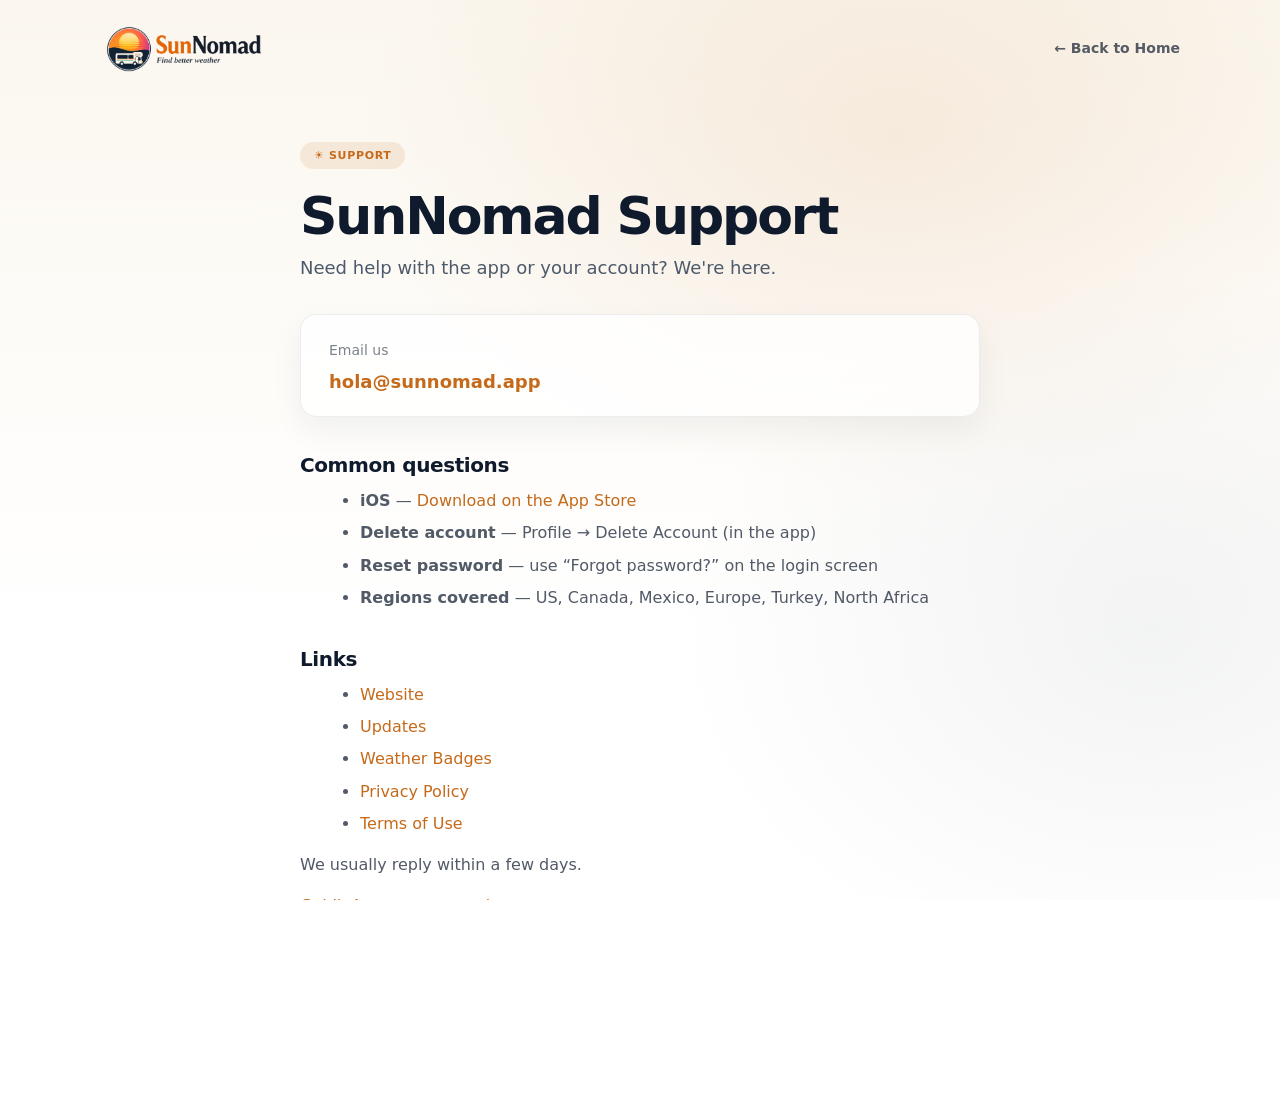
<file: support.html>
<!DOCTYPE html>
<html lang="en">
<head>
  <meta charset="UTF-8">
  <meta name="viewport" content="width=device-width, initial-scale=1.0">
  <title>Support – SunNomad</title>
  <meta name="description" content="SunNomad support — contact GoldieApps for help with the app or your account." />
  <link rel="icon" href="/assets/logo.png" />
  <link rel="stylesheet" href="/styles.css?v=20261109e" />
  <style>
    .container{max-width:720px;margin:0 auto;padding:56px 20px 96px;}
    .pill{display:inline-flex;align-items:center;gap:8px;padding:7px 14px;border-radius:999px;background:rgba(197,106,26,.12);color:var(--accent);font-weight:800;font-size:11px;letter-spacing:.06em;text-transform:uppercase;margin-bottom:20px;}
    h1{font-size:clamp(36px,5vw,52px);font-weight:800;letter-spacing:-.04em;line-height:1.05;margin:0 0 10px;color:var(--ink);}
    .lead{color:var(--muted);font-size:18px;line-height:1.6;margin:0 0 32px;}
    h2{font-size:20px;font-weight:700;letter-spacing:-.02em;color:var(--ink);margin:36px 0 10px;}
    p{margin:0 0 14px;color:rgba(15,27,45,.72);font-size:16px;line-height:1.7;}
    ul{margin:6px 0 14px 20px;color:rgba(15,27,45,.72);font-size:16px;line-height:1.7;}
    ul li{margin-bottom:5px;}
    a{color:var(--accent);text-decoration:none;}
    a:hover{text-decoration:underline;}
    .back-link{font-size:14px;color:rgba(15,27,45,.70);text-decoration:none;font-weight:600;}
    .back-link:hover{color:var(--ink);text-decoration:none;}
    .brand__logo--hero{height:60px;width:auto;}
    .contact-box{background:rgba(255,255,255,.80);border:1px solid rgba(15,27,45,.08);border-radius:16px;padding:24px 28px;margin:28px 0;box-shadow:0 12px 32px rgba(15,27,45,.06);}
    .contact-box a{font-size:18px;font-weight:700;}
  </style>
</head>
<body>

<header class="header">
  <a class="brand" href="/" aria-label="SunNomad home">
    <img class="brand__logo--hero" src="/assets/sunnomad-logo.png?v=20261112" alt="SunNomad logo" />
  </a>
  <a href="/" class="back-link">← Back to Home</a>
</header>

<div class="container">
  <div class="pill">☀️ Support</div>
  <h1>SunNomad Support</h1>
  <p class="lead">Need help with the app or your account? We're here.</p>

  <div class="contact-box">
    <p style="margin:0 0 8px;font-size:14px;color:rgba(15,27,45,.55);">Email us</p>
    <a href="mailto:hola@sunnomad.app">hola@sunnomad.app</a>
  </div>

  <h2>Common questions</h2>
  <ul>
    <li><strong>iOS</strong> — <a href="https://apps.apple.com/app/apple-store/id6759536165?pt=128581418&ct=website_home&mt=8">Download on the App Store</a></li>
    <li><strong>Delete account</strong> — Profile → Delete Account (in the app)</li>
    <li><strong>Reset password</strong> — use “Forgot password?” on the login screen</li>
    <li><strong>Regions covered</strong> — US, Canada, Mexico, Europe, Turkey, North Africa</li>
  </ul>

  <h2>Links</h2>
  <ul>
    <li><a href="/">Website</a></li>
    <li><a href="/updates.html">Updates</a></li>
    <li><a href="/weather-badges">Weather Badges</a></li>
    <li><a href="/privacy">Privacy Policy</a></li>
    <li><a href="/terms">Terms of Use</a></li>
  </ul>

  <p>We usually reply within a few days.</p>
  <p style="margin:0;"><a href="https://www.linkedin.com/company/goldieapps" target="_blank" rel="noopener noreferrer">GoldieApps</a> · <a href="https://sunnomad.app">sunnomad.app</a></p>
</div>

<footer class="footer">
  <div class="footer__left">
    <span style="font-size:14px;color:rgba(15,27,45,.60);">© GoldieApps 2026</span>
  </div>
  <div class="footer__right">
    <a href="/">Home</a>
    <a href="/updates.html">Updates</a>
    <a href="/terms">Terms</a>
    <a href="/privacy">Privacy</a>
    <a href="/support">Support</a>
    <a href="https://www.linkedin.com/company/goldieapps" target="_blank" rel="noopener noreferrer">LinkedIn</a>
  </div>
</footer>

</body>
</html>
</file>
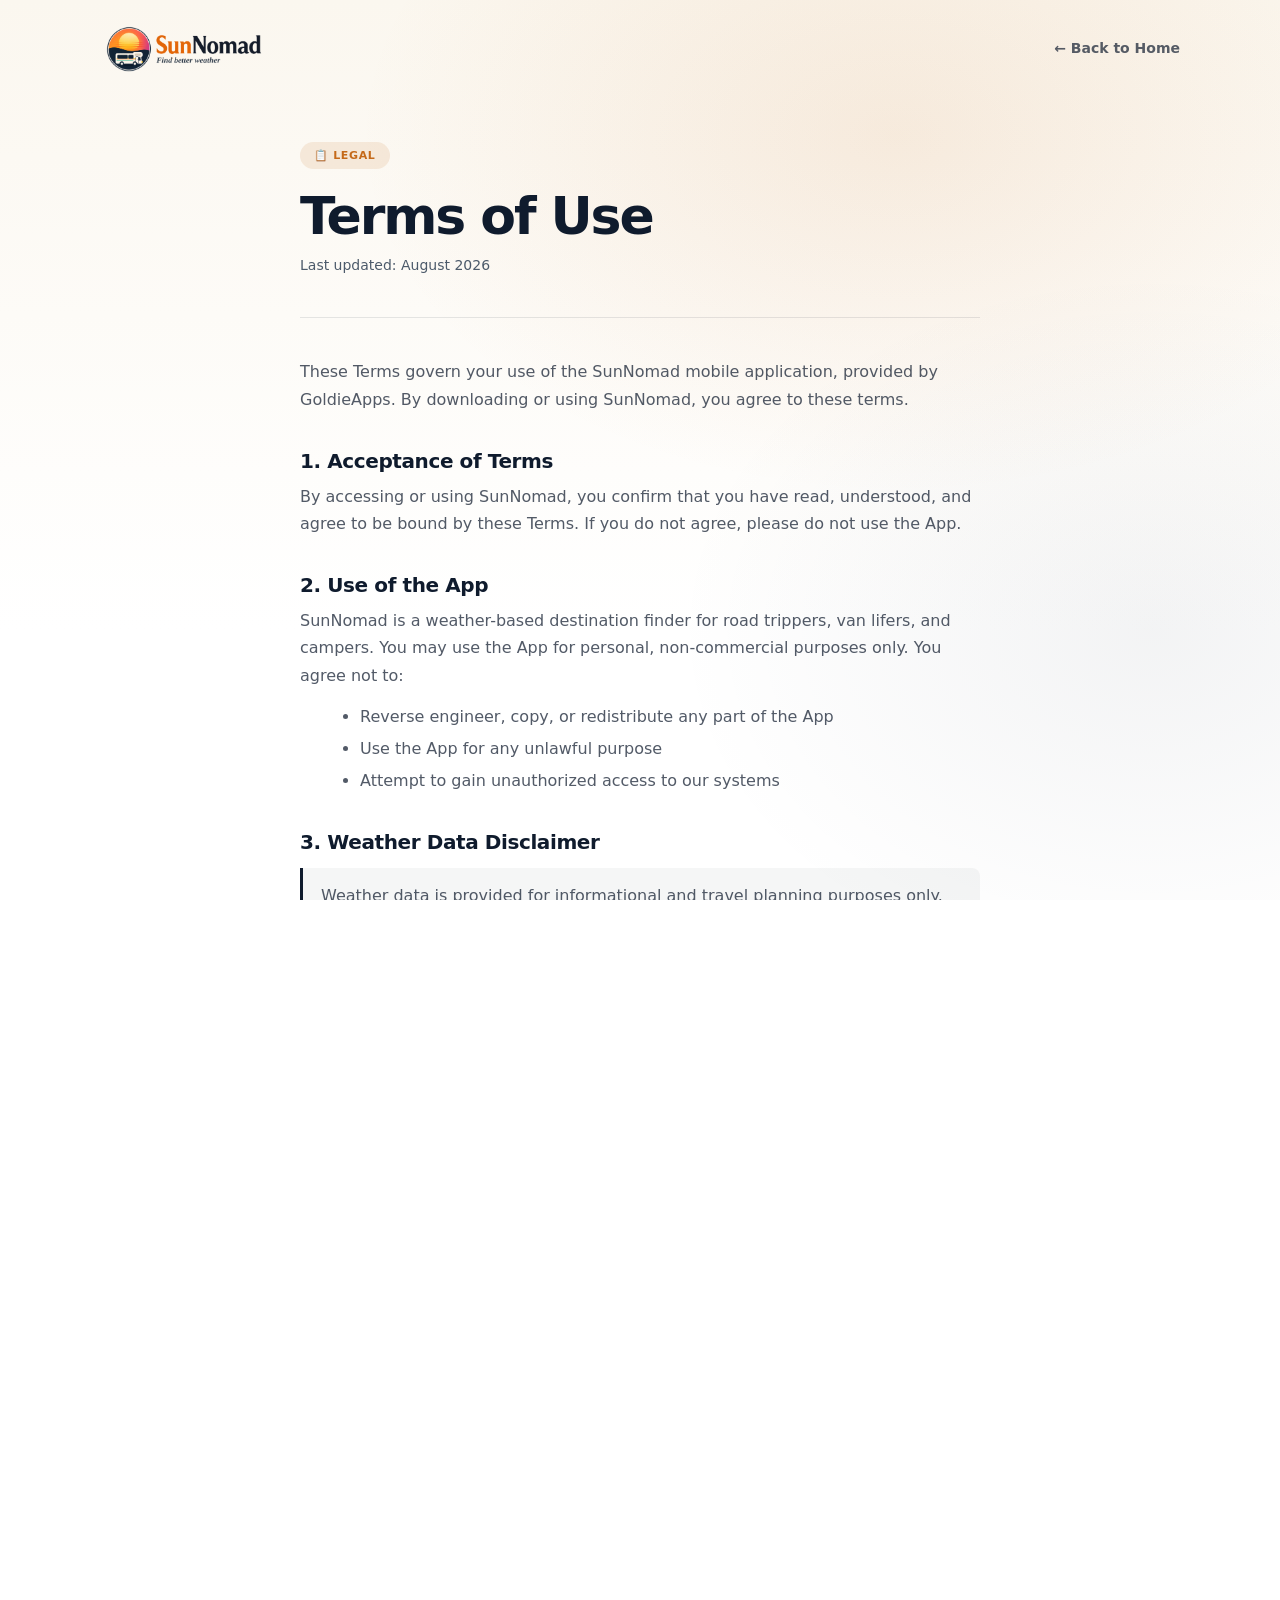
<file: terms.html>
<!DOCTYPE html>
<html lang="en">
<head>
  <meta charset="UTF-8">
  <meta name="viewport" content="width=device-width, initial-scale=1.0">
  <title>Terms of Use – SunNomad</title>
  <link rel="icon" href="assets/logo.png" />
  <link rel="stylesheet" href="styles.css?v=20261109e" />
  <style>
    .container{max-width:720px;margin:0 auto;padding:56px 20px 96px;}
    .pill{display:inline-flex;align-items:center;gap:8px;padding:7px 14px;border-radius:999px;background:rgba(197,106,26,.12);color:var(--accent);font-weight:800;font-size:11px;letter-spacing:.06em;text-transform:uppercase;margin-bottom:20px;}
    h1{font-size:clamp(36px,5vw,52px);font-weight:800;letter-spacing:-.04em;line-height:1.05;margin:0 0 10px;color:var(--ink);}
    .updated{color:var(--muted);font-size:14px;margin-bottom:40px;padding-bottom:40px;border-bottom:1px solid var(--line);}
    h2{font-size:20px;font-weight:700;letter-spacing:-.02em;color:var(--ink);margin:36px 0 10px;}
    p{margin:0 0 14px;color:rgba(15,27,45,.72);font-size:16px;line-height:1.7;}
    ul{margin:6px 0 14px 20px;color:rgba(15,27,45,.72);font-size:16px;line-height:1.7;}
    ul li{margin-bottom:5px;}
    a{color:var(--accent);text-decoration:none;}
    a:hover{text-decoration:underline;}
    .back-link{font-size:14px;color:rgba(15,27,45,.70);text-decoration:none;font-weight:600;}
    .back-link:hover{color:var(--ink);text-decoration:none;}
    .brand__logo--hero{height:60px;width:auto;}
    .highlight{background:rgba(15,27,45,.04);border-left:3px solid var(--ink);border-radius:0 8px 8px 0;padding:14px 18px;margin:14px 0;}
    .highlight p{margin:0;}
  </style>
</head>
<body>

<header class="header">
  <a class="brand" href="/" aria-label="SunNomad home">
    <img class="brand__logo--hero" src="assets/sunnomad-logo.png?v=20261112" alt="SunNomad logo" />
  </a>
  <a href="/" class="back-link">← Back to Home</a>
</header>

<div class="container">
  <div class="pill">📋 Legal</div>
  <h1>Terms of Use</h1>
  <p class="updated">Last updated: August 2026</p>

  <p>These Terms govern your use of the SunNomad mobile application, provided by GoldieApps. By downloading or using SunNomad, you agree to these terms.</p>

  <h2>1. Acceptance of Terms</h2>
  <p>By accessing or using SunNomad, you confirm that you have read, understood, and agree to be bound by these Terms. If you do not agree, please do not use the App.</p>

  <h2>2. Use of the App</h2>
  <p>SunNomad is a weather-based destination finder for road trippers, van lifers, and campers. You may use the App for personal, non-commercial purposes only. You agree not to:</p>
  <ul>
    <li>Reverse engineer, copy, or redistribute any part of the App</li>
    <li>Use the App for any unlawful purpose</li>
    <li>Attempt to gain unauthorized access to our systems</li>
  </ul>

  <h2>3. Weather Data Disclaimer</h2>
  <div class="highlight">
    <p>Weather data is provided for informational and travel planning purposes only. SunNomad and GoldieApps are not liable for decisions made based on weather information. Always verify conditions through official sources before making safety-critical decisions.</p>
  </div>
  <p>Weather data is sourced from Open-Meteo and may not be 100% accurate at all times.</p>

  <h2>4. Intellectual Property</h2>
  <p>SunNomad, the GoldieApps name, logo, and all associated content are the property of GoldieApps. You may not copy, modify, or distribute them without explicit written permission.</p>
  <p>All images in the App and on sunnomad.app are protected by copyright. Images are AI-assisted, with human curation and post-processing.</p>

  <h2>5. Third Party Services</h2>
  <p>The App uses third-party services including Open-Meteo, Google Maps, Supabase, and Mixpanel. Your use of these services is subject to their respective terms and privacy policies.</p>

  <h2>6. Limitation of Liability</h2>
  <p>To the maximum extent permitted by law, GoldieApps shall not be liable for any indirect, incidental, or consequential damages arising from your use of the App.</p>

  <h2>7. Availability</h2>
  <p>We reserve the right to modify, suspend, or discontinue the App at any time without notice.</p>

  <h2>8. Changes to These Terms</h2>
  <p>We may update these Terms at any time. Continued use of the App after changes constitutes acceptance of the updated Terms.</p>

  <h2>9. Governing Law</h2>
  <p>These Terms are governed by applicable law. Any disputes shall be resolved in the appropriate courts.</p>

  <div class="card">
    <h2>10. Contact</h2>
    <p>Questions about these Terms?<br><a href="mailto:hola@sunnomad.app">hola@sunnomad.app</a></p>
    <p style="margin:0;">GoldieApps · <a href="https://sunnomad.app">sunnomad.app</a></p>
  </div>
</div>

<footer class="footer">
  <div class="footer__left">
    <span style="font-size:14px;color:rgba(15,27,45,.60);">© GoldieApps 2026</span>
  </div>
  <div class="footer__right">
    <a href="/">Home</a>
    <a href="/updates.html">Updates</a>
    <a href="/terms">Terms</a>
    <a href="/privacy">Privacy</a>
    <a href="/support">Support</a>
    <a href="mailto:hola@sunnomad.app">Contact</a>
  </div>
</footer>

</body>
</html>
</file>
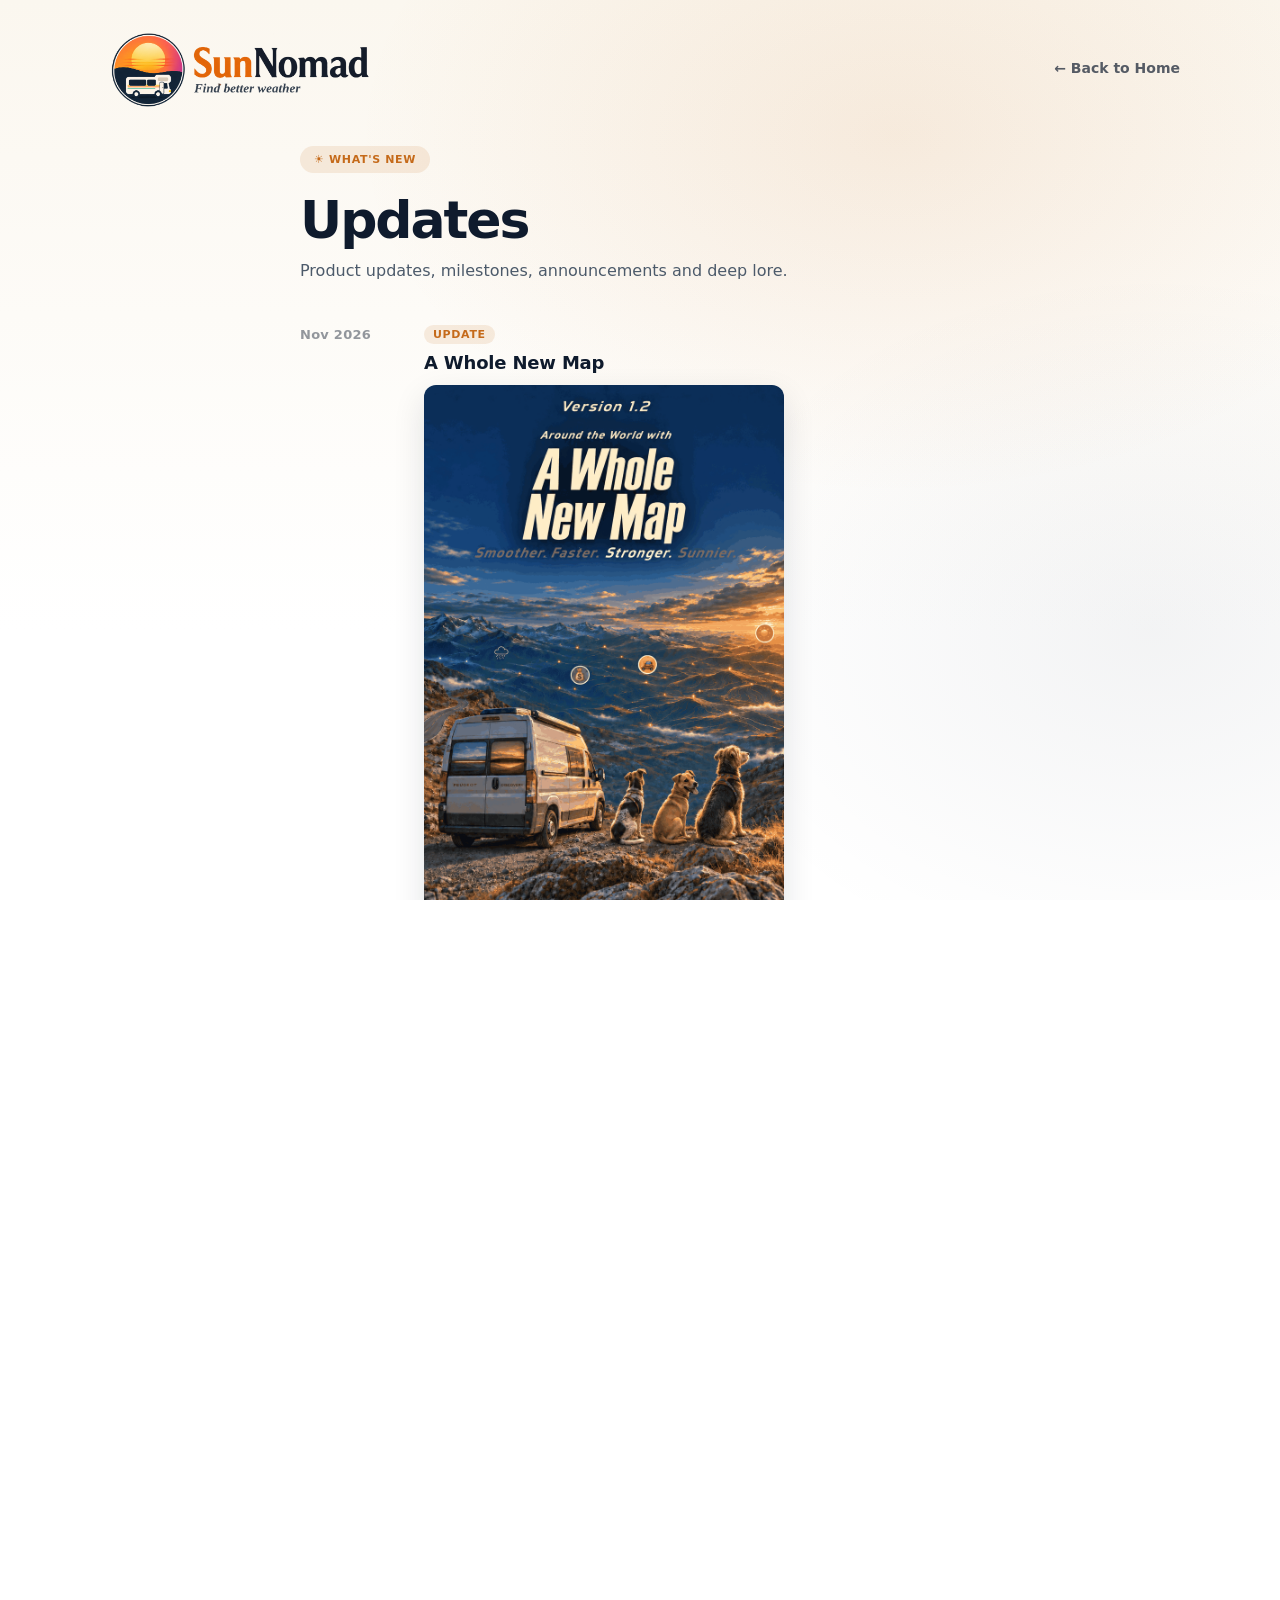
<file: updates.html>
<!doctype html>
<html lang="en">
<head>
  <meta charset="utf-8" />
  <meta name="viewport" content="width=device-width,initial-scale=1" />
  <title>Updates — SunNomad</title>
  <meta name="description" content="Product updates, milestones, announcements & deep lore from SunNomad." />
  <link rel="icon" href="/assets/logo.png" />
  <link rel="stylesheet" href="/styles.css?v=20261109e" />
</head>
<body>

<header class="header">
  <a class="brand" href="/" aria-label="SunNomad home">
    <img class="brand__logo--hero" src="/assets/sunnomad-logo.png?v=20261112" alt="SunNomad logo" />
  </a>
  <a href="/" class="back-link">← Back to Home</a>
</header>

<main class="page">
  <div class="page__pill">☀️ What's new</div>
  <h1 class="page__title">Updates</h1>
  <p class="page__lead">Product updates, milestones, announcements and deep lore.</p>

  <div class="updates">

    <!-- Add new entries at the top -->

    <article class="update">
      <time class="update__date" datetime="2026-11-25">Nov 2026</time>
      <div>
        <span class="update__tag update__tag--update">Update</span>
        <h2 class="update__title">A Whole New Map</h2>
        <img class="update__img" src="/assets/update-v120-a-whole-new-map.gif?v=20261125b" alt="A Whole New Map — SunNomad 1.2" loading="lazy" />
        <p class="update__body"><a href="https://apps.apple.com/app/apple-store/id6759536165?pt=128581418&ct=website_updates&mt=8">Version 1.2 is here</a> — A Whole New Map<br><br>Smoother. Faster. Stronger. Sunnier.<br><br>A rebuilt weather map that stays fluid with lots of pins, plus new radius badges like Sun King — so the best weather nearby is obvious at a glance.</p>
      </div>
    </article>

    <article class="update">
      <time class="update__date" datetime="2026-11-16">Nov 2026</time>
      <div>
        <span class="update__tag update__tag--update">Update</span>
        <h2 class="update__title">The Price is Right</h2>
        <img class="update__img" src="/assets/update-v112-the-price-is-right.webp?v=20261116b" alt="The Price is Right — SunNomad 1.1.2" loading="lazy" />
        <p class="update__body"><a href="https://apps.apple.com/app/apple-store/id6759536165?pt=128581418&ct=website_updates&mt=8">Version 1.1.2 is here</a> — The Price is Right<br><br>See estimated fuel costs to your destination and weekly costs for overnight stops or campsites, all in your home currency.<br><br>By popular demand, you can now zoom in on images in What’s New and Collections and view them in landscape mode.</p>
      </div>
    </article>

    <article class="update">
      <time class="update__date" datetime="2026-11-12">Nov 2026</time>
      <div>
        <span class="update__tag update__tag--announcement">Announcement</span>
        <h2 class="update__title">Every Badge Tells a Weather Story</h2>
        <img class="update__img" src="/assets/update-every-badge-tells-a-weather-story.webp" alt="Rainy Days vs Worth the Drive — weather badges on a coastal road trip" loading="lazy" />
        <p class="update__body">Know when to go, stay, or take the detour. Rainy Days, Worth the Drive, Sunny Streak, Weather Curse — each badge is a quick read on the weather at a place, and whether the kilometres are worth it.<br><br><a href="/weather-badges">We've put together a guide to all SunNomad badges — what they mean and when they appear.</a></p>
      </div>
    </article>

    <article class="update">
      <time class="update__date" datetime="2026-11-10">Nov 2026</time>
      <div>
        <span class="update__tag update__tag--update">Update</span>
        <h2 class="update__title">The Lowdown</h2>
        <img class="update__img" src="/assets/update-v111-the-lowdown.webp" alt="The Lowdown — SunNomad 1.1.1" loading="lazy" />
        <p class="update__body"><a href="https://apps.apple.com/app/apple-store/id6759536165?pt=128581418&ct=website_updates&mt=8">Version 1.1.1 is here</a> — Know before you go.<br><br>Country-specific intel on wild camping rules, local hazards, tolls, and fuel prices compared with your current location.</p>
      </div>
    </article>

    <article class="update">
      <time class="update__date" datetime="2026-11-03">Nov 2026</time>
      <div>
        <span class="update__tag update__tag--update">Update</span>
        <h2 class="update__title">Escape from November</h2>
        <img class="update__img" src="/assets/update-v110-escape-november.webp" alt="Escape from November — SunNomad 1.1.0" loading="lazy" />
        <p class="update__body"><a href="https://apps.apple.com/app/apple-store/id6759536165?pt=128581418&ct=website_updates&mt=8">SunNomad 1.1.0 is here</a> — Feeling Lucky lets the dice pick your next escape. News brings stories, collections, and extras.<br><br>November is inevitable. Staying is optional.</p>
      </div>
    </article>

    <article class="update">
      <time class="update__date" datetime="2026-10-26">Oct 2026</time>
      <div>
        <span class="update__tag update__tag--announcement">Announcement</span>
        <h2 class="update__title">Meet this year’s Halloween crew</h2>
        <img class="update__img" src="/assets/update-halloween-crew.webp" alt="SunNomad Halloween crew — eight dogs in costume" loading="lazy" />
        <p class="update__body">From left to right:<br>
          🍂 Bass — The Pumpkin King<br>
          💀 Karl — The Grim Woofer<br>
          🎃 Goldie — The Witch Queen<br>
          ⚡ Boone — Frankenhound<br>
          🧛 Elvis — Count Barkula<br>
          👻 Flocke — The Ghost<br>
          ✨ Dana — Hocus Pawcus<br>
          🦇 Mila — Bat Pup<br>
          <br>Making their SunNomad debut: Dana &amp; Mila, our Balkan sisters. Rescued on Montenegro’s coast this summer, they’ve joined the crew just in time for Halloween. No audition. Straight into costume.<br><br>Eight dogs. One pumpkin throne. Absolutely no doubt who’s in charge.</p>
      </div>
    </article>

    <article class="update">
      <time class="update__date" datetime="2026-10-12">Oct 2026</time>
      <div>
        <span class="update__tag update__tag--update">Update</span>
        <h2 class="update__title">Golden Harvest</h2>
        <img class="update__img" src="/assets/update-v102-golden-harvest.webp" alt="Golden Harvest — SunNomad 1.0.2" loading="lazy" />
        <p class="update__body"><b>Better filters and much more</b> - <a href="https://apps.apple.com/app/apple-store/id6759536165?pt=128581418&ct=website_updates&mt=8">SunNomad 1.0.2 is here</a><br><br>Landscape filters — mountains, coast, lakes<br>Weather chips with heat, sunny streak &amp; weather curse<br>Apple Maps or Google Maps — remembered<br>Indian Summer badge for mild golden days</p>
      </div>
    </article>

    <article class="update">
      <time class="update__date" datetime="2026-09-18">Sep 2026</time>
      <div>
        <span class="update__tag update__tag--update">Update</span>
        <h2 class="update__title">Smoother roads ahead.</h2>
        <img class="update__img" src="/assets/update-v101-smoother-roads.webp" alt="Version 1.0.1 — smoother roads ahead" loading="lazy" />
        <p class="update__body"><a href="https://apps.apple.com/app/apple-store/id6759536165?pt=128581418&ct=website_updates&mt=8">SunNomad 1.0.1 is here</a> — with fewer crashes, a smoother map experience and a few new ways to find somewhere worth driving to.<br><br>Better warmer/colder results. New weather filters. A new Indian Summer badge. And a few surprises along the road.</p>
      </div>
    </article>

    <article class="update">
      <time class="update__date" datetime="2026-09-04">Sep 2026</time>
      <div>
        <span class="update__tag update__tag--update">Update</span>
        <h2 class="update__title">App Store release: addendum</h2>
        <img class="update__img" src="/assets/update-app-store-eu-addendum.webp" alt="The app is live — EU availability pending Brussels paperwork" loading="lazy" />
        <p class="update__body">SunNomad is live on the <a href="https://apps.apple.com/app/apple-store/id6759536165?pt=128581418&ct=website_updates&mt=8">App Store</a>. EU availability may take a little longer while Brussels performs its ceremonial formalities.</p>
      </div>
    </article>

    <article class="update">
      <time class="update__date" datetime="2026-09-03">Sep 2026</time>
      <div>
        <span class="update__tag update__tag--milestone">Milestone</span>
        <h2 class="update__title">Day 18. Goldie returned.</h2>
        <img class="update__img" src="/assets/update-app-store-approved.webp" alt="Goldie returned — SunNomad approved on the App Store" loading="lazy" />
        <p class="update__body">And somehow, the app got approved.<br><a href="https://apps.apple.com/app/apple-store/id6759536165?pt=128581418&ct=website_updates&mt=8">SunNomad is now live on the App Store!</a></p>
      </div>
    </article>

    <article class="update">
      <time class="update__date" datetime="2026-09-01">Sep 2026</time>
      <div>
        <span class="update__tag update__tag--update">Update</span>
        <h2 class="update__title">Day 17. Follow the ball.</h2>
        <img class="update__img" src="/assets/update-store-review-day17.webp" alt="Follow the ball — App Store review day 17" loading="lazy" />
        <p class="update__body">Far beyond the station, the visions finally resolved into something Goldie could understand.<br><br>Not a star. Not a warning.<br><br>A ball.<br><br>She knows what to do.</p>
      </div>
    </article>

    <article class="update">
      <time class="update__date" datetime="2026-08-30">Aug 2026</time>
      <div>
        <span class="update__tag update__tag--update">Update</span>
        <h2 class="update__title">Day 15. Still waiting.</h2>
        <img class="update__img" src="/assets/update-store-review-day15.webp" alt="Goldie has chosen another path — App Store review day 15" loading="lazy" />
        <p class="update__body">Yesterday, Goldie remembered summer.<br>Today, she chose another path.<br><br>The station remains operational.<br>The review status remains unchanged.</p>
      </div>
    </article>

    <article class="update">
      <time class="update__date" datetime="2026-08-28">Aug 2026</time>
      <div>
        <span class="update__tag update__tag--update">Update</span>
        <h2 class="update__title">Day 14. Still waiting for review.</h2>
        <img class="update__img" src="/assets/update-store-review-day14.webp" alt="Goldie remembers summer — App Store review day 14" loading="lazy" />
        <p class="update__body">Morale is holding. Reality, less so.<br><br>Goldie remembers summer.</p>
      </div>
    </article>

    <article class="update">
      <time class="update__date" datetime="2026-08-22">Aug 2026</time>
      <div>
        <span class="update__tag update__tag--update">Update</span>
        <h2 class="update__title">Day 7. YOUR TURN.</h2>
        <img class="update__img" src="/assets/update-store-review-day7.webp" alt="Your turn — App Store review day 7" loading="lazy" />
        <p class="update__body">We found the problem.<br>We fixed it.<br>The signal has been sent.<br><br>YOUR TURN.</p>
      </div>
    </article>

    <article class="update">
      <time class="update__date" datetime="2026-08-21">Aug 2026</time>
      <div>
        <span class="update__tag update__tag--update">Update</span>
        <h2 class="update__title">Day 6. Someone answered.</h2>
        <img class="update__img" src="/assets/update-store-review-day6.webp" alt="Someone answered — App Store review day 6" loading="lazy" />
        <p class="update__body">The signal was real.<br><br>A message came through.<br><br>It was not what we expected.</p>
      </div>
    </article>

    <article class="update">
      <time class="update__date" datetime="2026-08-20">Aug 2026</time>
      <div>
        <span class="update__tag update__tag--update">Update</span>
        <h2 class="update__title">Day 5. But something is out there.</h2>
        <img class="update__img" src="/assets/update-store-review-day5.webp" alt="Something is out there — App Store review day 5" loading="lazy" />
        <p class="update__body">Still no answer from App Review.<br><br>But after five days of listening, the instruments have picked up something.<br><br>A signal. A pattern. Possibly just noise.<br><br>But something is out there.</p>
      </div>
    </article>

    <article class="update">
      <time class="update__date" datetime="2026-08-18">Aug 2026</time>
      <div>
        <span class="update__tag update__tag--update">Update</span>
        <h2 class="update__title">Day 3. Still waiting.</h2>
        <img class="update__img" src="/assets/update-store-review-day3.webp" alt="Is anybody out there? — App Store review day 3" loading="lazy" />
        <p class="update__body">The App Store review is still pending.<br><br>No rejection. No questions. No mysterious message from Cupertino. Just silence.<br><br>Goldie remains on watch.<br><br>Is anybody out there?</p>
      </div>
    </article>

    <article class="update">
      <time class="update__date" datetime="2026-08-16">Aug 2026</time>
      <div>
        <span class="update__tag update__tag--milestone">Milestone</span>
        <h2 class="update__title">Submitted to the App Store</h2>
        <img class="update__img" src="/assets/update-app-store-submitted.webp" alt="SunNomad submitted — now we wait" loading="lazy" />
        <p class="update__body">SunNomad has been submitted to the App Store.<br><br>The operation is complete.<br>The file is out of our hands.<br><br>Now we wait.</p>
      </div>
    </article>

    <article class="update">
      <time class="update__date" datetime="2026-08-08">Aug 2026</time>
      <div>
        <span class="update__tag update__tag--announcement">Announcement</span>
        <h2 class="update__title">Our cover is blown.</h2>
        <img class="update__img" src="/assets/update-cover-blown.webp" alt="CLASSIFIED — SunNomad recognized — THEY KNOW" loading="lazy" />
        <p class="update__body"><strong>THEY KNOW.</strong><br>We weren't even planning to announce anything yet.<br>Somehow SunNomad has already started appearing in Google's AI Overview.</p>
      </div>
    </article>

    <article class="update">
      <time class="update__date" datetime="2026-08-01">Aug 2026</time>
      <div>
        <span class="update__tag update__tag--announcement">Announcement</span>
        <h2 class="update__title">App Store launch — soon!</h2>
        <img class="update__img" src="/assets/update-app-store.webp" alt="Goldie jumping the border — App Store launch coming soon" loading="lazy" />
        <p class="update__body">SunNomad is coming to the App Store.</p>
      </div>
    </article>

    <article class="update">
      <time class="update__date" datetime="2026-06-01">Jun 2026</time>
      <div>
        <span class="update__tag update__tag--milestone">Milestone</span>
        <h2 class="update__title">iOS Beta on TestFlight</h2>
        <p class="update__body">SunNomad went live on TestFlight first. The app is now on the <a href="https://apps.apple.com/app/apple-store/id6759536165?pt=128581418&ct=website_updates&mt=8">App Store</a>.</p>
      </div>
    </article>

    <article class="update">
      <time class="update__date" datetime="2026-05-01">May 2026</time>
      <div>
        <span class="update__tag update__tag--announcement">Announcement</span>
        <h2 class="update__title">sunnomad.app is live</h2>
        <p class="update__body">Our home on the web. Screenshots, FAQ, and a direct link to the app.</p>
      </div>
    </article>

    <article class="update">
      <time class="update__date" datetime="2026-03-01">Mar 2026</time>
      <div>
        <span class="update__tag update__tag--update">Update</span>
        <h2 class="update__title">US, Canada & Mexico added</h2>
        <p class="update__body">SunNomad now covers North America alongside Europe, Turkey, and North Africa.</p>
      </div>
    </article>

  </div>
</main>

<footer class="footer">
  <div class="footer__left">
    <div class="publisher">
      <img class="publisher__logo" src="/assets/goldieapps.png" alt="GoldieApps" />
      <div class="publisher__text">
        <div class="publisher__line"><strong><a href="https://www.linkedin.com/company/goldieapps" target="_blank" rel="noopener noreferrer">GoldieApps</a></strong></div>
        <div class="publisher__line" style="font-size:14px;color:rgba(15,27,45,.60);">© GoldieApps 2026</div>
      </div>
    </div>
  </div>
  <div class="footer__right">
    <a href="/">Home</a>
    <a href="/updates.html">Updates</a>
    <a href="/terms">Terms</a>
    <a href="/privacy">Privacy</a>
    <a href="/support">Support</a>
    <a href="mailto:hola@sunnomad.app">Contact</a>
  </div>
</footer>

<div id="lightbox" class="lightbox" aria-hidden="true">
  <img id="lightbox-img" alt="" />
</div>

<script>
  const lightbox = document.getElementById("lightbox");
  const lightboxImg = document.getElementById("lightbox-img");

  document.querySelectorAll(".update__img").forEach((img) => {
    img.addEventListener("click", () => {
      lightbox.classList.add("active");
      lightbox.setAttribute("aria-hidden", "false");
      lightboxImg.src = img.src;
      lightboxImg.alt = img.alt;
      document.body.style.overflow = "hidden";
    });
  });

  function closeLightbox() {
    lightbox.classList.remove("active");
    lightbox.setAttribute("aria-hidden", "true");
    lightboxImg.src = "";
    document.body.style.overflow = "";
  }

  lightbox.addEventListener("click", closeLightbox);
  document.addEventListener("keydown", (e) => {
    if (e.key === "Escape") closeLightbox();
  });
</script>

</body>
</html>
</file>
<file: styles.css>
:root{
  --ink: #0f1b2d;
  --muted: #4c5a6a;
  --accent: #c56a1a;
  --line: rgba(15,27,45,.10);
  --max: 1120px;
}

*{ box-sizing:border-box; }

html, body{
  height:100%;
  overflow-x:hidden;
}

body{
  margin:0;
  font-family: ui-sans-serif, system-ui, -apple-system, Segoe UI, Roboto, Helvetica, Arial;
  color: var(--ink);
  background:
    radial-gradient(900px 600px at 70% 15%, rgba(197,106,26,.10), transparent 60%),
    radial-gradient(800px 600px at 90% 70%, rgba(15,27,45,.05), transparent 60%),
    linear-gradient(180deg, #fbf7ef 0%, #ffffff 70%);
}

a{ color:inherit; text-decoration:none; }
img{ display:block; max-width:100%; height:auto; }

/* ================= HEADER ================= */

.header{
  max-width: var(--max);
  margin: 0 auto;
  padding: 18px 20px 8px;
  display:flex;
  justify-content:space-between;
  align-items:center;
  gap:16px;
  flex-wrap:wrap;
}

.brand__logo--hero{
  height: 100px;
  width:auto;
  max-width:100%;
}

.nav{
  display:flex;
  gap:18px;
}

.nav__link{
  font-size:14px;
  color:rgba(15,27,45,.7);
}
.nav__link:hover{ color:rgba(15,27,45,.95); }

/* ================= HERO ================= */

.hero{
  max-width: var(--max);
  margin:0 auto;
  padding: 12px 20px 44px;
  display:grid;
  grid-template-columns: 1.1fr .9fr;
  gap:40px;
  align-items:start;
}

.hero__left, .hero__right{ min-width:0; }

.hero__left{
  max-width: 680px;
}

.pill{
  display:inline-flex;
  align-items:center;
  gap:10px;
  padding:8px 14px;
  border-radius:999px;
  background:rgba(197,106,26,.12);
  color:var(--accent);
  font-weight:800;
  font-size:12px;
  letter-spacing:.06em;
  text-transform:uppercase;
}

/* homepage hero title — keep in sync with road-trip-weather scale */
.h1{
  margin:18px 0 14px;
  font-size: clamp(36px,4.5vw,56px);
  line-height:1.05;
  letter-spacing:-.04em;
}

.accent{ color:var(--accent); }

.lead{
  color:var(--muted);
  font-size:18px;
  line-height:1.6;
  max-width:52ch;
  margin:0 0 18px;
}

/* ================= BUTTONS ================= */

.cta{
  margin:18px 0 16px;
  display:flex;
  gap:14px;
  flex-wrap:wrap;
}

.cta > .btn{
  flex:1 1 0;
  justify-content:center;
  min-width:148px;
}

.btn{
  display:inline-flex;
  align-items:center;
  gap:10px;
  padding:14px 18px;
  border-radius:14px;
  font-weight:700;
  border:1px solid var(--line);
  transition:.15s ease;
  cursor:pointer;
  max-width:100%;
}

.btn:hover{
  transform:translateY(-2px);
  box-shadow:0 15px 40px rgba(15,27,45,.10);
}

.btn--dark{
  background:#0f1b2d;
  color:#fff;
  border-color:#0f1b2d;
}
.btn--dark .btn__icon{
  display:inline-flex;
  align-items:center;
  line-height:0;
}
.btn--light{ background:#fff; }
.btn--ghost{ background:rgba(255,255,255,.6); }

.btn__badge{
  margin-left:8px;
  font-size:12px;
  padding:5px 9px;
  border-radius:999px;
  background:rgba(255,255,255,.6);
  border:1px solid rgba(15,27,45,.10);
  color: rgba(15,27,45,.72);
}

.btn[aria-disabled="true"]{
  cursor:not-allowed;
  opacity:.88;
}
.btn[aria-disabled="true"]:hover{
  transform:none;
  box-shadow:none;
}

.btn--tf{
  background: linear-gradient(135deg, #1a9e5c, #1a7f4b);
  color: #fff;
  border-color: #1a7f4b;
  box-shadow: 0 4px 20px rgba(26,127,75,.40);
}
.btn--tf:hover{
  background: linear-gradient(135deg, #1db368, #16693e);
  border-color: #16693e;
  box-shadow: 0 8px 30px rgba(26,127,75,.55);
}

.btn--tf-hero{
  display: flex;
  align-items: center;
  gap: 14px;
  width: 100%;
  padding: 18px 24px;
  font-size: 18px;
  border-radius: 16px;
  margin-bottom: 14px;
  box-shadow: 0 6px 28px rgba(26,127,75,.45);
}
.btn--tf-hero .btn__icon{
  font-size: 28px;
  line-height: 1;
  flex-shrink: 0;
}
.btn--tf-hero__text{
  display: flex;
  flex-direction: column;
  gap: 2px;
  text-align: left;
}
.btn--tf-hero__label{
  font-size: 17px;
  font-weight: 800;
  letter-spacing: -.01em;
}
.btn--tf-hero__sub{
  font-size: 13px;
  font-weight: 500;
  opacity: .8;
}

.btn--tf{
  background: linear-gradient(135deg, #1a9e5c, #1a7f4b);
  color: #fff;
  border-color: #1a7f4b;
  box-shadow: 0 4px 20px rgba(26,127,75,.40);
}
.btn--tf:hover{
  background: linear-gradient(135deg, #1db368, #16693e);
  border-color: #16693e;
  box-shadow: 0 8px 30px rgba(26,127,75,.55);
}

.btn--tf-hero{
  display: flex;
  align-items: center;
  gap: 14px;
  width: 100%;
  padding: 18px 24px;
  font-size: 18px;
  border-radius: 16px;
  margin-bottom: 14px;
  box-shadow: 0 6px 28px rgba(26,127,75,.45);
}
.btn--tf-hero .btn__icon{
  font-size: 28px;
  line-height: 1;
  flex-shrink: 0;
}
.btn--tf-hero__text{
  display: flex;
  flex-direction: column;
  gap: 2px;
  text-align: left;
}
.btn--tf-hero__label{
  font-size: 17px;
  font-weight: 800;
  letter-spacing: -.01em;
}
.btn--tf-hero__sub{
  font-size: 13px;
  font-weight: 500;
  opacity: .8;
}

/* ================= FEATURES ================= */

.featureRow{
  margin-top: 26px;
  display:flex;
  gap:14px 16px;
  flex-wrap:wrap;
  align-items:flex-start;
  max-width: 680px;
}

.feature{
  display:flex;
  align-items:center;
  gap:10px;
  padding:12px 16px;
  border-radius:999px;
  background: rgba(255,255,255,.62);
  border:1px solid rgba(15,27,45,.08);
  box-shadow:0 10px 26px rgba(15,27,45,.08);
  font-weight:650;
  font-size:15px;
  color: rgba(15,27,45,.82);
  max-width: 240px;
  flex: 0 1 220px;
}

.feature__icon{
  font-size:18px;
  line-height:1;
  flex: 0 0 auto;
}

.feature__title{
  line-height:1.15;
  white-space:normal;
}

.featureRow .feature:first-child{
  opacity:.78;
  font-weight:600;
}

@media (max-width: 520px){
  .featureRow{ max-width: 360px; }
  .feature{
    flex: 1 1 100%;
    max-width: 100%;
    justify-content:flex-start;
  }
}

/* ================= HERO PHONE ================= */

.hero__right{
  position:relative;
  display:flex;
  justify-content:flex-end;
  align-items:flex-start;
  margin-top:46px;
}

.hero__right::before{ content:none; }

.phoneWrap{
  position:relative;
  width:min(480px,100%);
  z-index:1;
  display:block;
}

.hero__right .phoneWrap{
  width:min(320px,100%);
}

.phoneWrap--link{
  cursor:pointer;
  transition: transform .15s ease, filter .15s ease;
}

.phoneWrap--link:hover{
  transform:translateY(-3px);
  filter: drop-shadow(0 38px 80px rgba(15,27,45,.24));
}

.phone{
  width:100%;
  border-radius:16px;
  background:transparent;
  filter: drop-shadow(0 34px 70px rgba(15,27,45,.20));
}

/* ================= SECTIONS ================= */

.section{
  max-width:var(--max);
  margin:0 auto;
  padding:46px 20px;
}

.h2{
  font-size:28px;
  margin:0 0 10px;
  letter-spacing:-.02em;
}

.muted{
  margin:0;
  color:rgba(15,27,45,.60);
}

/* ================= SCREENSHOTS ================= */

.shots{
  display:grid;
  grid-template-columns:repeat(3,1fr);
  gap:28px;
  margin-top:24px;
}

.shot{
  width:66%;
  margin:0 auto;
  border-radius:18px;
  cursor:pointer;
  transition: transform .25s ease, box-shadow .25s ease;
  box-shadow:0 18px 40px rgba(15,27,45,.12);
}

.shot:hover{
  transform: translateY(-6px) scale(1.02);
  box-shadow:0 30px 60px rgba(15,27,45,.18);
}

/* ================= ABOUT ================= */

.card{
  background:rgba(255,255,255,.80);
  border:1px solid rgba(15,27,45,.08);
  border-radius:18px;
  padding:28px;
  box-shadow:0 15px 40px rgba(15,27,45,.08);
}

.body{
  margin:10px 0 0;
  color:rgba(15,27,45,.72);
  font-size:16px;
  line-height:1.7;
}

/* ================= SEO CONTENT ================= */

.seo-grid{
  display:grid;
  grid-template-columns:repeat(2,1fr);
  gap:24px;
  margin-top:28px;
}

.seo-block{
  background:rgba(255,255,255,.72);
  border:1px solid rgba(15,27,45,.08);
  border-radius:16px;
  padding:24px;
}

.seo-block__title{
  margin:0 0 8px;
  font-size:18px;
  letter-spacing:-.01em;
}

.faq{
  margin-top:24px;
  display:flex;
  flex-direction:column;
  gap:12px;
}

.faq__item{
  background:rgba(255,255,255,.80);
  border:1px solid rgba(15,27,45,.08);
  border-radius:14px;
  padding:16px 20px;
}

.faq__item summary{
  font-weight:700;
  cursor:pointer;
  list-style:none;
}

.faq__item summary::-webkit-details-marker{ display:none; }

.faq__item p{
  margin:12px 0 0;
  color:rgba(15,27,45,.72);
  line-height:1.6;
  font-size:15px;
}

.faq__item a{
  color:var(--accent);
  text-decoration:underline;
  text-underline-offset:2px;
}

.faq__item a:hover{
  color:#a85612;
}

@media (max-width:720px){
  .seo-grid{ grid-template-columns:1fr; }
}

/* ================= UPDATES PAGE ================= */

.page{
  max-width:720px;
  margin:0 auto;
  padding:20px 20px 80px;
}

.page__pill{
  display:inline-flex;
  align-items:center;
  gap:8px;
  padding:7px 14px;
  border-radius:999px;
  background:rgba(197,106,26,.12);
  color:var(--accent);
  font-weight:800;
  font-size:11px;
  letter-spacing:.06em;
  text-transform:uppercase;
  margin-bottom:20px;
}

.page__title{
  font-size:clamp(36px,5vw,52px);
  font-weight:800;
  letter-spacing:-.04em;
  line-height:1.05;
  margin:0 0 10px;
}

.page__lead{
  color:var(--muted);
  font-size:16px;
  line-height:1.6;
  margin:0 0 40px;
}

.back-link{
  font-size:14px;
  color:rgba(15,27,45,.70);
  text-decoration:none;
  font-weight:600;
}

.back-link:hover{
  color:var(--ink);
}

.updates{
  display:flex;
  flex-direction:column;
  gap:0;
}

.update{
  display:grid;
  grid-template-columns:100px 1fr;
  gap:24px;
  padding:28px 0;
  border-bottom:1px solid var(--line);
}

.update:first-child{
  padding-top:0;
}

.update__date{
  font-size:13px;
  font-weight:700;
  color:rgba(15,27,45,.45);
  letter-spacing:.02em;
  padding-top:4px;
}

.update__tag{
  display:inline-block;
  font-size:11px;
  font-weight:700;
  letter-spacing:.06em;
  text-transform:uppercase;
  padding:3px 9px;
  border-radius:999px;
  margin-bottom:8px;
}

.update__tag--milestone{
  background:rgba(26,127,75,.12);
  color:#1a7f4b;
}

.update__tag--update{
  background:rgba(197,106,26,.12);
  color:var(--accent);
}

.update__tag--announcement{
  background:rgba(15,27,45,.08);
  color:rgba(15,27,45,.65);
}

.update__title{
  font-size:18px;
  font-weight:700;
  letter-spacing:-.01em;
  margin:0 0 6px;
}

.update__img{
  width:100%;
  max-width:360px;
  border-radius:12px;
  margin:12px 0;
  display:block;
  box-shadow:0 12px 32px rgba(15,27,45,.12);
  cursor:pointer;
}

.update__body{
  margin:0;
  color:rgba(15,27,45,.72);
  font-size:15px;
  line-height:1.65;
}

.update__body a{
  color:var(--accent);
  text-decoration:underline;
  text-underline-offset:2px;
}

@media (max-width:520px){
  .update{
    grid-template-columns:1fr;
    gap:6px;
  }
}

/* ================= FOOTER ================= */

.footer{
  max-width:var(--max);
  margin:0 auto;
  padding:30px 20px 50px;
  display:flex;
  justify-content:space-between;
  align-items:center;
  font-size:14px;
  color:rgba(15,27,45,.60);
  gap:16px;
  flex-wrap:wrap;
}

.footer__right{
  display:flex;
  gap:16px;
  flex-wrap:wrap;
}

.publisher{
  display:flex;
  align-items:center;
  gap:16px;
}

.publisher__logo{
  width:88px;
  height:88px;
  border-radius:16px;
  object-fit:cover;
  box-shadow:0 15px 35px rgba(15,27,45,.12);
}

/* ================= LIGHTBOX ================= */

.lightbox{
  position:fixed;
  inset:0;
  background: rgba(10,15,25,.55);
  backdrop-filter: blur(14px);
  -webkit-backdrop-filter: blur(14px);
  display:none;
  justify-content:center;
  align-items:center;
  z-index:9999;
}

.lightbox.active{
  display:flex;
}

.lightbox img{
  max-width:90%;
  max-height:90%;
  border-radius:20px;
  box-shadow:0 40px 120px rgba(0,0,0,.45);
  transform: scale(.92);
  transition:.25s ease;
}

.lightbox.active img{
  transform: scale(1);
}

/* ================= MODAL ================= */

.modal{
  position:fixed;
  inset:0;
  background:rgba(0,0,0,.4);
  display:flex;
  align-items:center;
  justify-content:center;
  opacity:0;
  pointer-events:none;
  transition:.2s ease;
  z-index:999;
}

.modal--open{
  opacity:1;
  pointer-events:auto;
}

.modal__content{
  background:white;
  padding:32px;
  border-radius:16px;
  max-width:500px;
  width:90%;
  box-shadow:0 30px 80px rgba(0,0,0,.2);
  position:relative;
}

.modal__close{
  position:absolute;
  top:12px;
  right:16px;
  font-size:22px;
  cursor:pointer;
}

/* ================= RESPONSIVE ================= */

@media (max-width:920px){
  .hero{
    grid-template-columns:1fr;
    gap:22px;
  }

  .hero__right{
    order:-1;
    justify-content:center;
    margin-top:0;
  }

  .nav{ display:none; }

  .shots{ grid-template-columns:1fr; }

  .brand__logo--hero{ height:70px; }

  .phoneWrap{ width:min(100%,480px); }
}
</file>
